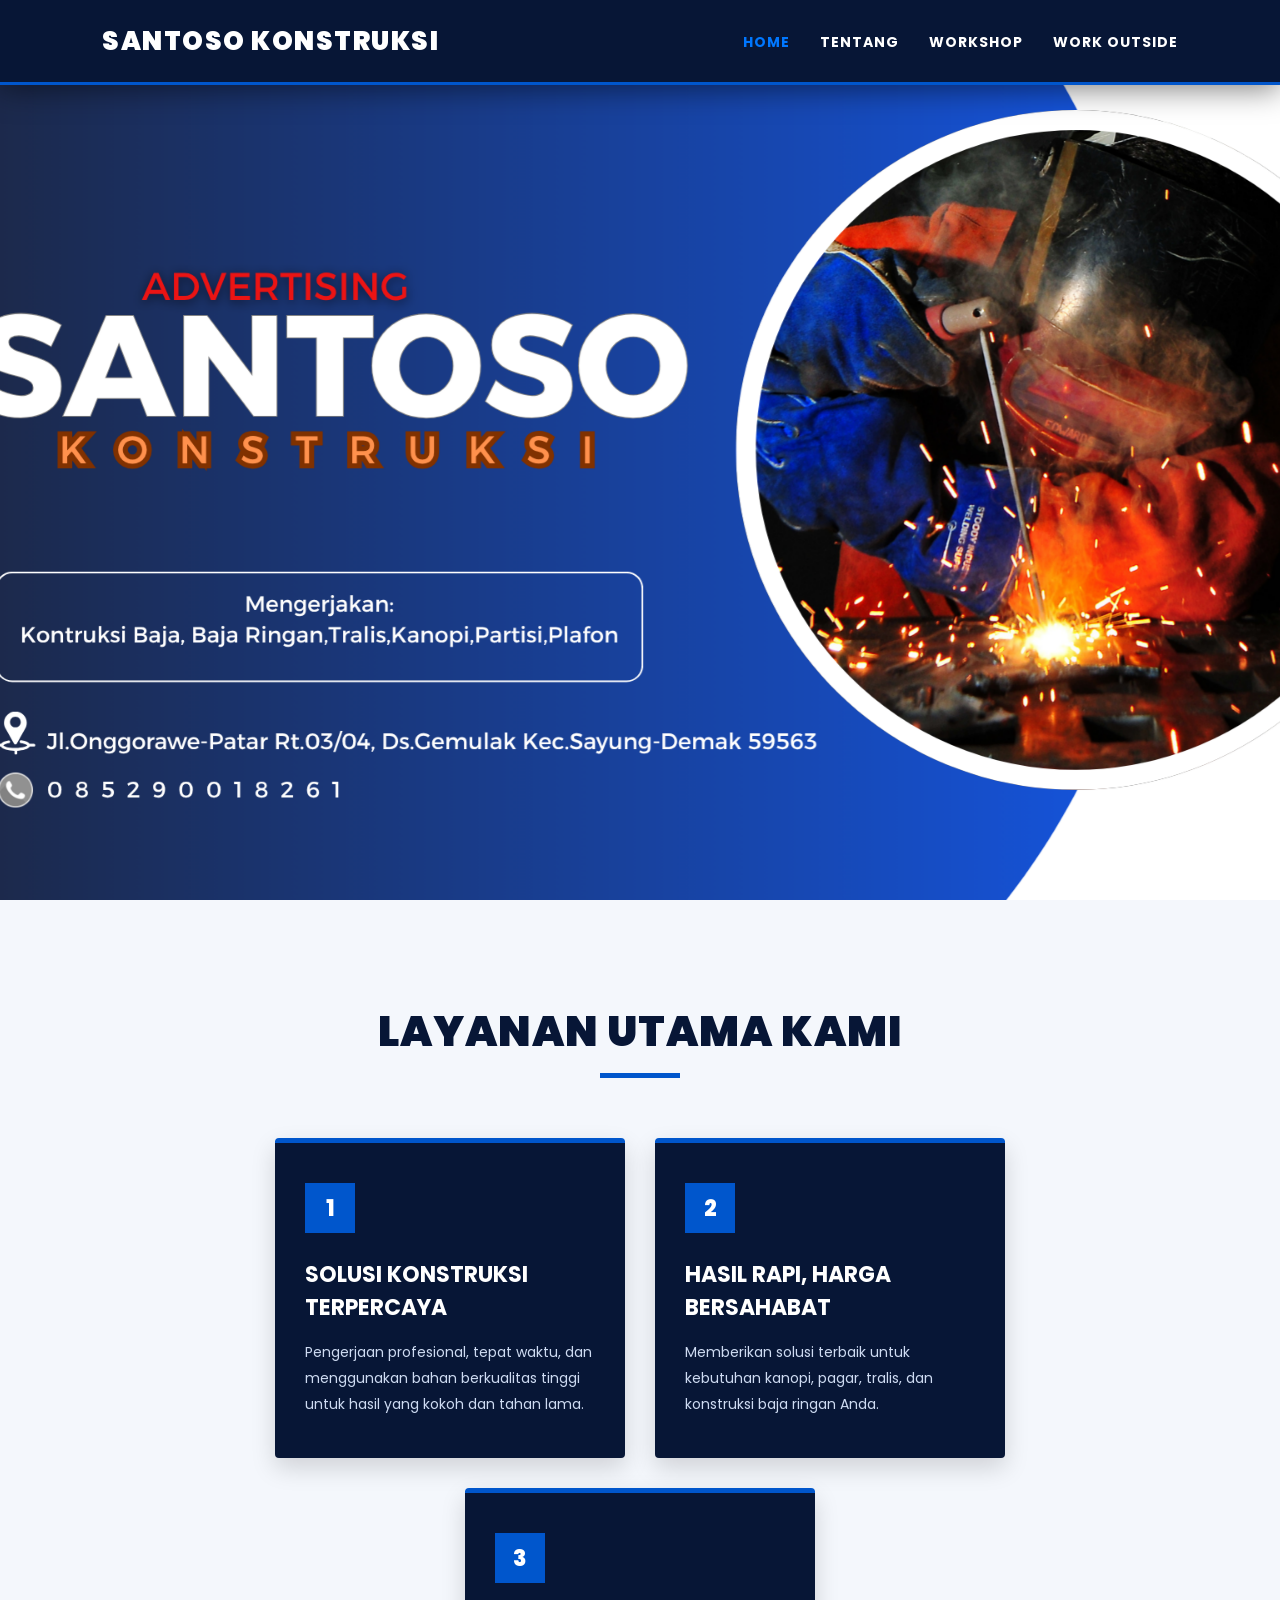
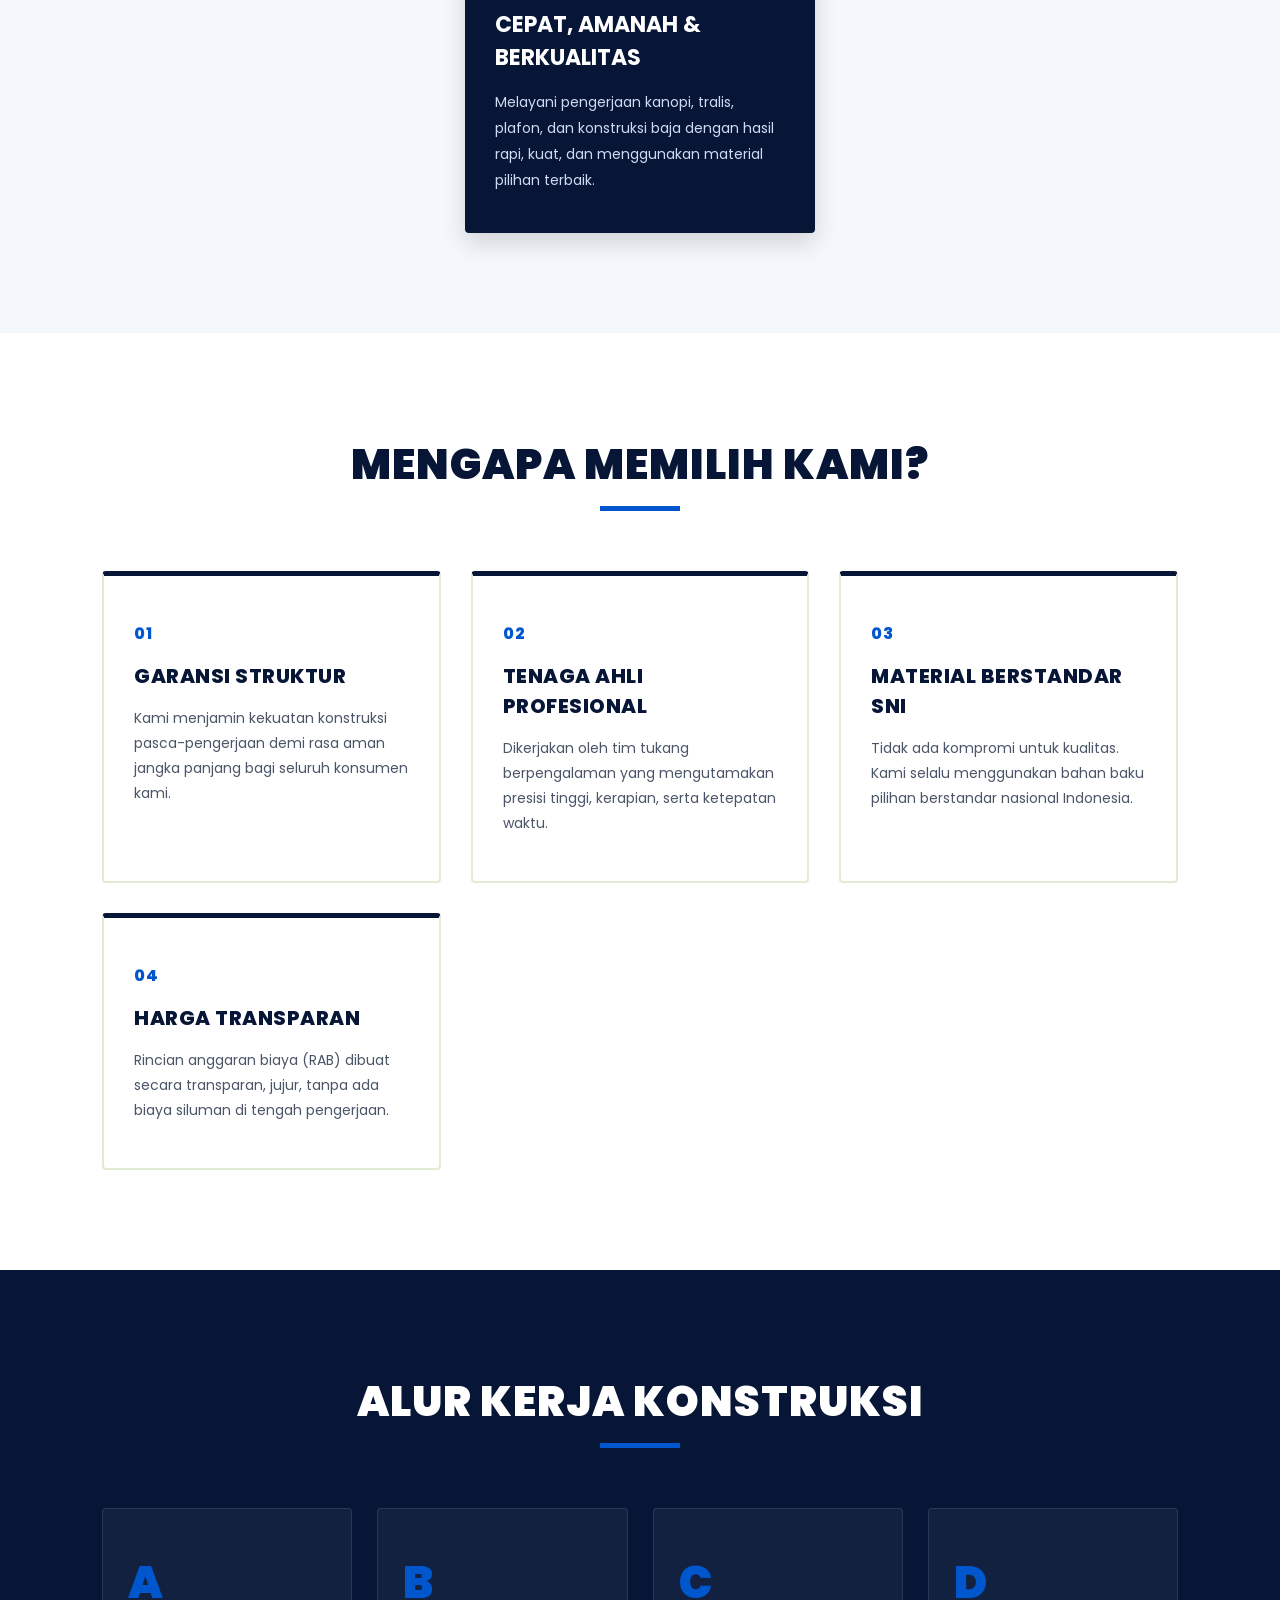
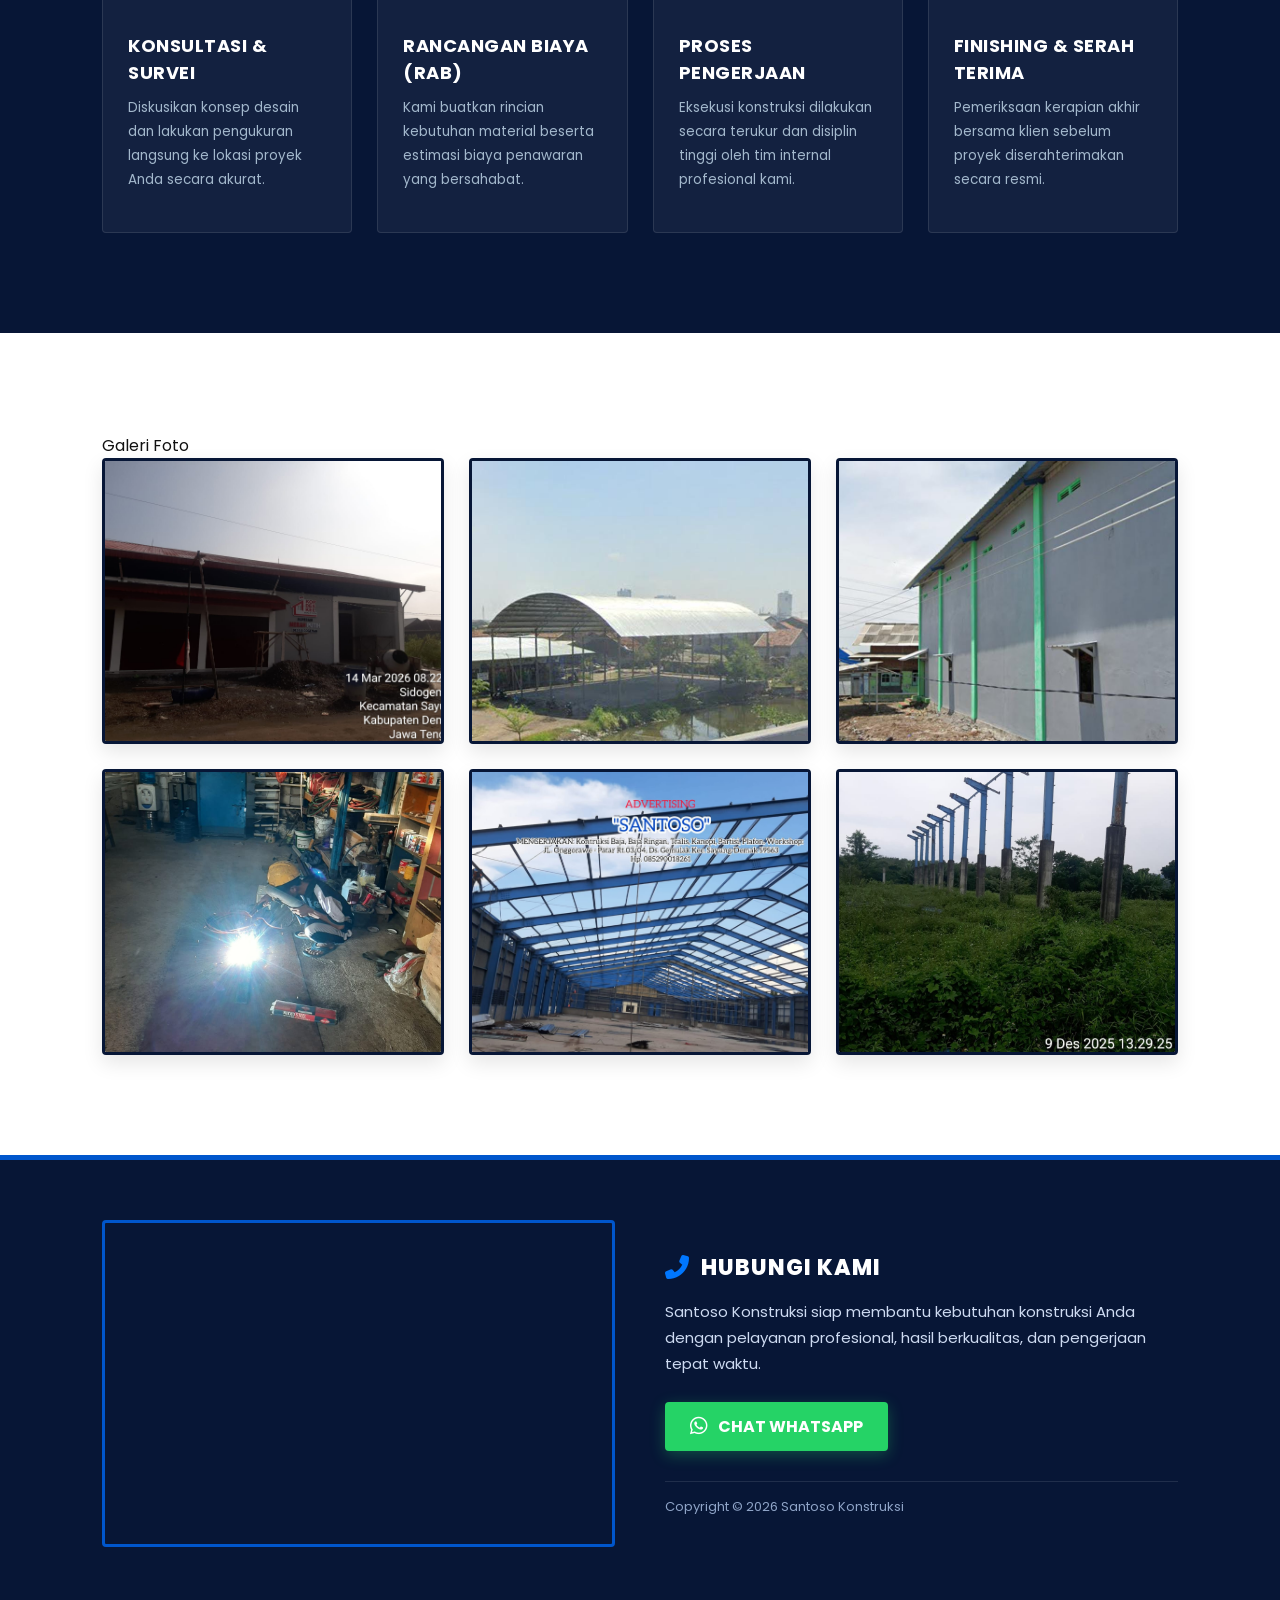
<file: index.html>
<!DOCTYPE html>
<html lang="id">
<head>
    <meta charset="utf-8">
    <meta name="viewport" content="width=device-width, initial-scale=1.0">
    <title>Santoso Konstruksi</title>

    <link rel="stylesheet" href="style.css">
    <link rel="stylesheet" href="https://cdnjs.cloudflare.com/ajax/libs/font-awesome/6.4.2/css/all.min.css">
</head>
<body>

    <section id="home">
        <nav>
            <a href="#" class="logo">Santoso Konstruksi</a>
            <ul>
                <li><a href="index.html" class="active">Home</a></li>
                <li><a href="tentang.html">Tentang</a></li>
                <li><a href="workshop.html">Workshop</a></li>
                <li><a href="work outside.html">work outside</a></li>
            </ul>
        </nav>
    </section>

    <div class="services" id="layanan">
        <div class="services-text">
            <p>Layanan Utama Kami</p>
        </div>

        <div class="box-container">
            <div class="box-1">
                <span>1</span>
                <p class="heading">Solusi Konstruksi Terpercaya</p>
                <p class="details">
                    Pengerjaan profesional, tepat waktu, dan menggunakan bahan berkualitas tinggi untuk hasil yang kokoh dan tahan lama.
                </p>
            </div>

            <div class="box-2">
                <span>2</span>
                <p class="heading">Hasil Rapi, Harga Bersahabat</p>
                <p class="details">
                    Memberikan solusi terbaik untuk kebutuhan kanopi, pagar, tralis, dan konstruksi baja ringan Anda.
                </p>
            </div>

            <div class="box-3">
                <span>3</span>
                <p class="heading">Cepat, Amanah & Berkualitas</p>
                <p class="details">
                    Melayani pengerjaan kanopi, tralis, plafon, dan konstruksi baja dengan hasil rapi, kuat, dan menggunakan material pilihan terbaik.
                </p>
            </div>
        </div>
    </div>

  
    <div class="advantages" id="keunggulan">
        <div class="services-text">
            <p>Mengapa Memilih Kami?</p>
        </div>
        <div class="adv-container">
            <div class="adv-card">
                <div class="adv-badge">01</div>
                <h3>Garansi Struktur</h3>
                <p>Kami menjamin kekuatan konstruksi pasca-pengerjaan demi rasa aman jangka panjang bagi seluruh konsumen kami.</p>
            </div>
            <div class="adv-card">
                <div class="adv-badge">02</div>
                <h3>Tenaga Ahli Profesional</h3>
                <p>Dikerjakan oleh tim tukang berpengalaman yang mengutamakan presisi tinggi, kerapian, serta ketepatan waktu.</p>
            </div>
            <div class="adv-card">
                <div class="adv-badge">03</div>
                <h3>Material Berstandar SNI</h3>
                <p>Tidak ada kompromi untuk kualitas. Kami selalu menggunakan bahan baku pilihan berstandar nasional Indonesia.</p>
            </div>
            <div class="adv-card">
                <div class="adv-badge">04</div>
                <h3>Harga Transparan</h3>
                <p>Rincian anggaran biaya (RAB) dibuat secara transparan, jujur, tanpa ada biaya siluman di tengah pengerjaan.</p>
            </div>
        </div>
    </div>

    <div class="workflow" id="alur-kerja">
        <div class="services-text">
            <p>Alur Kerja Konstruksi</p>
        </div>
        <div class="steps-container">
            <div class="step-card">
                <div class="step-num">A</div>
                <h3>Konsultasi & Survei</h3>
                <p>Diskusikan konsep desain dan lakukan pengukuran langsung ke lokasi proyek Anda secara akurat.</p>
            </div>
            <div class="step-card">
                <div class="step-num">B</div>
                <h3>Rancangan Biaya (RAB)</h3>
                <p>Kami buatkan rincian kebutuhan material beserta estimasi biaya penawaran yang bersahabat.</p>
            </div>
            <div class="step-card">
                <div class="step-num">C</div>
                <h3>Proses Pengerjaan</h3>
                <p>Eksekusi konstruksi dilakukan secara terukur dan disiplin tinggi oleh tim internal profesional kami.</p>
            </div>
            <div class="step-card">
                <div class="step-num">D</div>
                <h3>Finishing & Serah Terima</h3>
                <p>Pemeriksaan kerapian akhir bersama klien sebelum proyek diserahterimakan secara resmi.</p>
            </div>
        </div>
    </div>

    
    <div class="testimoni" id="galeri">
        <div class="testimoni-text">
            <p>Galeri Foto</p>
        </div>

        <div class="gallery-container">
            <div class="gallery-item">
                <img src="images/mp.jpeg" alt="Galeri 1">
            </div>
            <div class="gallery-item">
                <img src="images/2.jpeg" alt="Galeri 2">
            </div>
            <div class="gallery-item">
                <img src="images/3.jpeg" alt="Galeri 3">
            </div>
            <div class="gallery-item">
                <img src="images/4.jpeg" alt="Galeri 4">
            </div>
            <div class="gallery-item">
                <img src="images/5.jpeg" alt="Galeri 5">
            </div>
            <div class="gallery-item">
                <img src="images/6.jpeg" alt="Galeri 6">
            </div>
        </div>
    </div>

    
    <footer>
        <div class="footer-container">
           
            <div class="footer-left">
                <iframe 
                    src="https://www.google.com/maps/embed?pb=!1m10!1m8!1m3!1d235.2975772068019!2d110.53856903802972!3d-6.922236331328687!3m2!1i1024!2i768!4f13.1!5e1!3m2!1sid!2sid!4v1778929288574!5m2!1sid!2sid" 
                    allowfullscreen="" 
                    loading="lazy" 
                    referrerpolicy="no-referrer-when-downgrade">
                </iframe>
            </div>
            
            <div class="footer-right">
                <div class="footer-contact">
                    <i class="fas fa-phone-alt"></i>
                    <span>Hubungi Kami</span>
                </div>
                
                <p class="footer-desc">
                    Santoso Konstruksi siap membantu kebutuhan konstruksi Anda dengan pelayanan profesional, hasil berkualitas, dan pengerjaan tepat waktu.
                </p>

                <div class="social-icons">
                    <a href="https://wa.me/6285290018261" target="_blank" title="Hubungi via WhatsApp">
                        <i class="fab fa-whatsapp"></i> Chat WhatsApp
                    </a>
                </div>

                <p class="copyright">
                    Copyright © 2026 Santoso Konstruksi
                </p>
            </div>
        </div>
    </footer>

</body>
</html>
</file>
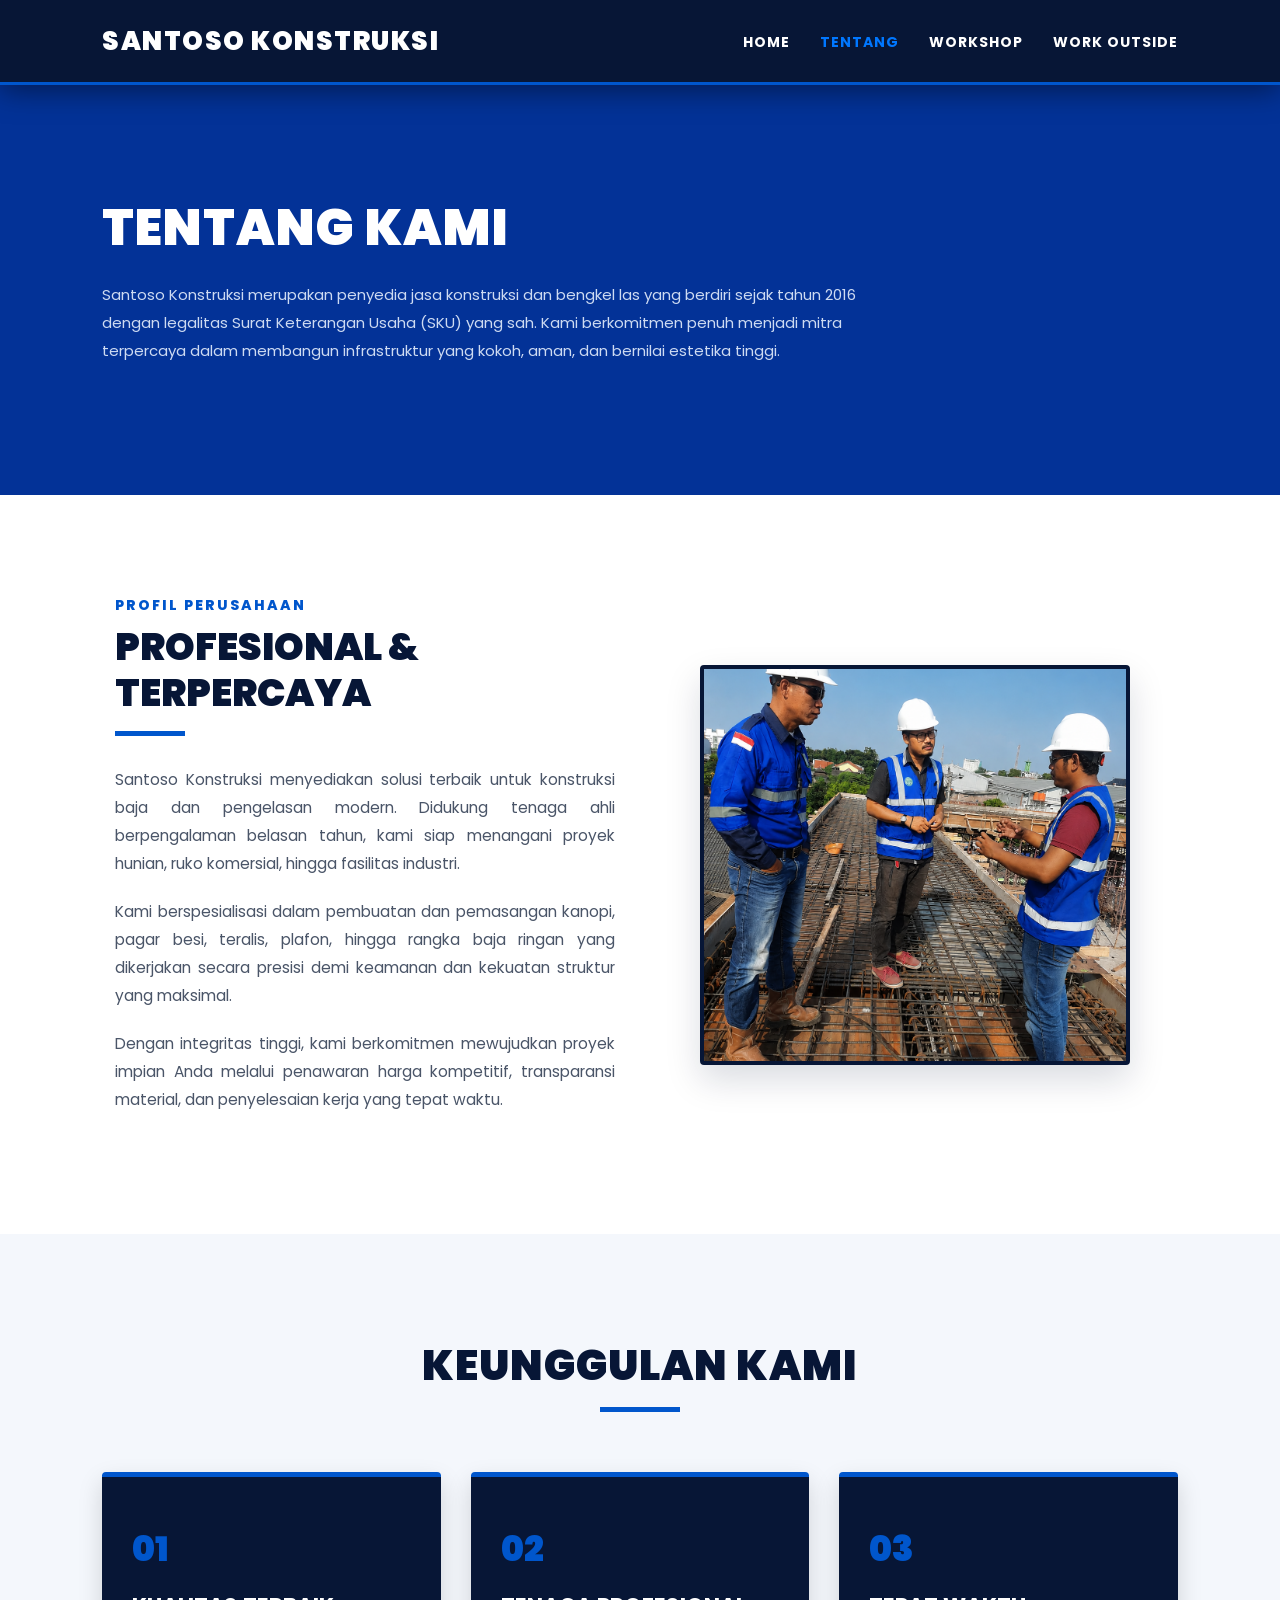
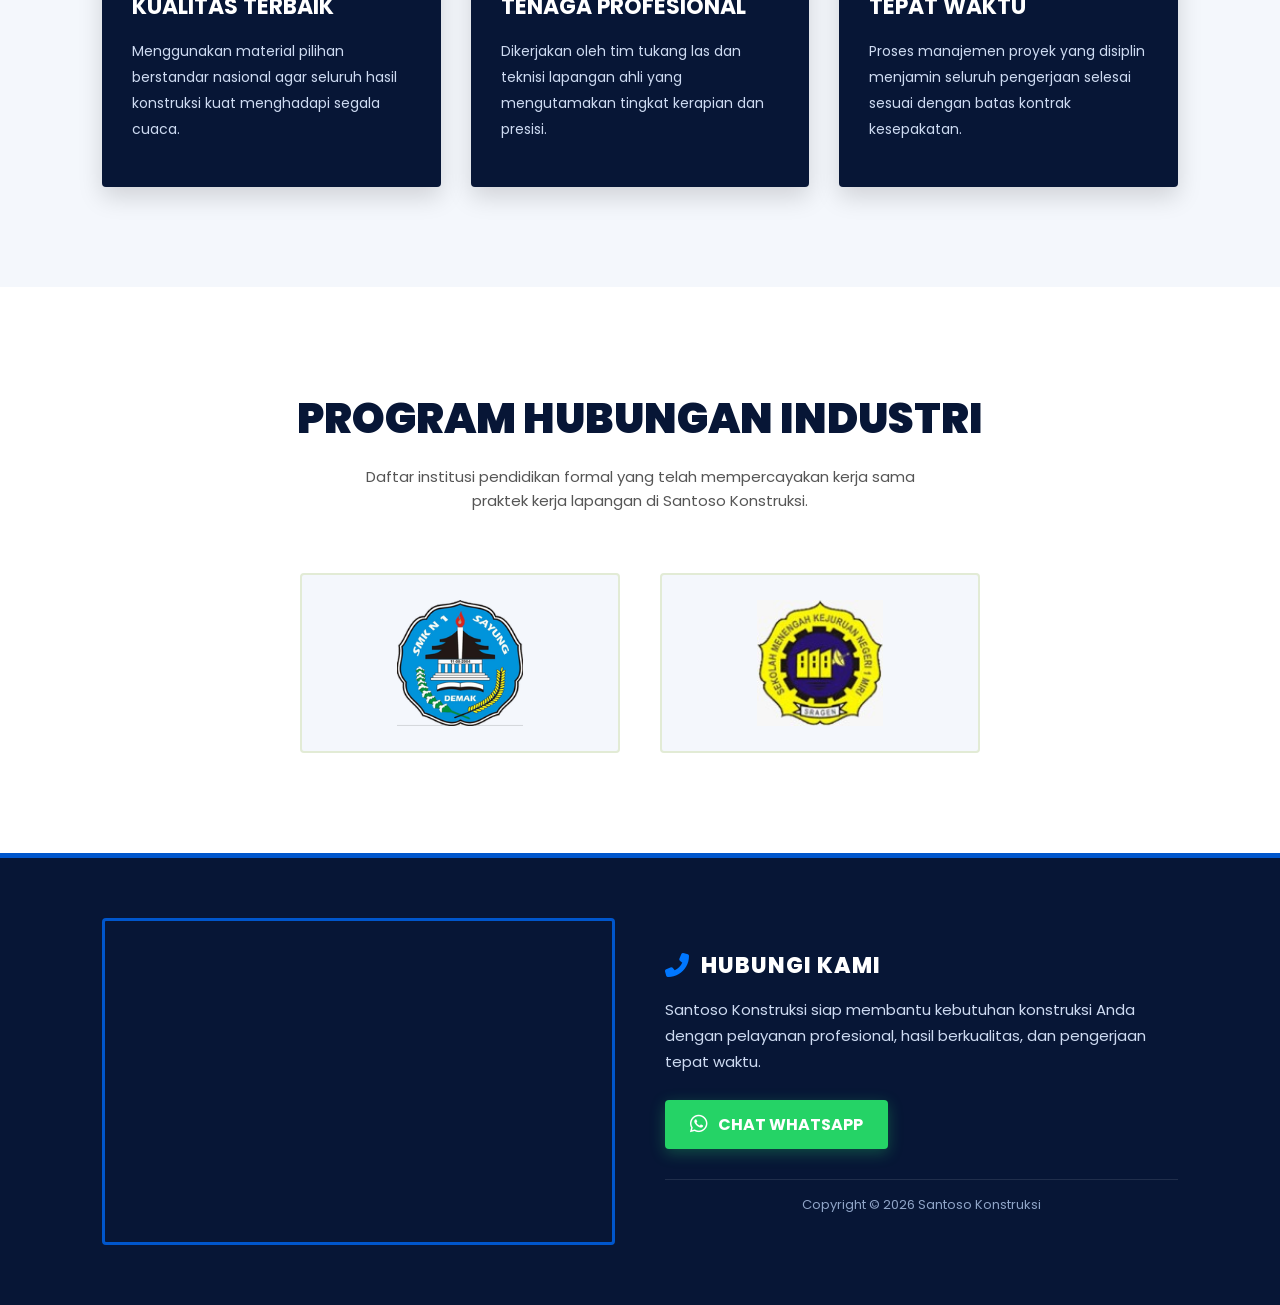
<file: tentang.html>
<!DOCTYPE html>
<html lang="id">
<head>
    <meta charset="utf-8">
    <meta name="viewport" content="width=device-width, initial-scale=1.0">
    <title>Tentang Kami - Santoso Konstruksi</title>

    <link rel="stylesheet" href="styletentang.css">
    <link rel="stylesheet" href="https://cdnjs.cloudflare.com/ajax/libs/font-awesome/6.4.2/css/all.min.css">
</head>
<body>

    
    <section id="home">
        <nav>
            <a href="#" class="logo">Santoso Konstruksi</a>
            <ul>
                <li><a href="index.html">Home</a></li>
                <li><a href="tentang.html" class="active">Tentang</a></li>
                <li><a href="workshop.html">Workshop</a></li>
                <li><a href="work outside.html">work outside</a></li>
               
            </ul>
        </nav>

        <div class="hero-text">
            <h1>Tentang Kami</h1>
            <p>
                Santoso Konstruksi merupakan penyedia jasa konstruksi dan bengkel las yang berdiri sejak tahun 2016 
                dengan legalitas Surat Keterangan Usaha (SKU) yang sah. Kami berkomitmen penuh menjadi mitra terpercaya 
                dalam membangun infrastruktur yang kokoh, aman, dan bernilai estetika tinggi.
            </p>
        </div>
    </section>

    <div class="about">
        <div class="about-container">
            
            <div class="about-text">
                <span class="sub-title">Profil Perusahaan</span>
                <h2>Profesional & Terpercaya</h2>
                <div class="line-decor"></div>
             <p>
    Santoso Konstruksi menyediakan solusi terbaik untuk konstruksi baja dan pengelasan modern. Didukung tenaga ahli berpengalaman belasan tahun, kami siap menangani proyek hunian, ruko komersial, hingga fasilitas industri.
</p>
<p>
    Kami berspesialisasi dalam pembuatan dan pemasangan kanopi, pagar besi, teralis, plafon, hingga rangka baja ringan yang dikerjakan secara presisi demi keamanan dan kekuatan struktur yang maksimal.
</p>
<p>
    Dengan integritas tinggi, kami berkomitmen mewujudkan proyek impian Anda melalui penawaran harga kompetitif, transparansi material, dan penyelesaian kerja yang tepat waktu.
</p>
            </div>
 
            <div class="about-image">
                <img src="images/ril.png" alt="Foto Proyek Santoso Konstruksi">
            </div>

        </div>
    </div>

    <div class="keunggulan">
        <div class="keunggulan-title">
            <h2>Keunggulan Kami</h2>
        </div>

        <div class="keunggulan-container">
            <div class="keunggulan-box">
                <div class="badge-num">01</div>
                <h3>Kualitas Terbaik</h3>
                <p>Menggunakan material pilihan berstandar nasional agar seluruh hasil konstruksi kuat menghadapi segala cuaca.</p>
            </div>

            <div class="keunggulan-box">
                <div class="badge-num">02</div>
                <h3>Tenaga Profesional</h3>
                <p>Dikerjakan oleh tim tukang las dan teknisi lapangan ahli yang mengutamakan tingkat kerapian dan presisi.</p>
            </div>

            <div class="keunggulan-box">
                <div class="badge-num">03</div>
                <h3>Tepat Waktu</h3>
                <p>Proses manajemen proyek yang disiplin menjamin seluruh pengerjaan selesai sesuai dengan batas kontrak kesepakatan.</p>
            </div>
        </div>
    </div>

    <div class="magang">
        <div class="magang-title">
            <h2>Program Hubungan Industri</h2>
            <p>Daftar institusi pendidikan formal yang telah mempercayakan kerja sama praktek kerja lapangan di Santoso Konstruksi.</p>
        </div>

        <div class="magang-container">
            <div class="magang-box">
                <img src="images/smknn sayung.png" alt="SMK Negeri 1 Sayung">
            </div>
            <div class="magang-box">
                <img src="images/smkn 1 miri.jpeg" alt="SMK Negeri 1 Miri">
            </div>
        </div>
    </div>

    <footer>
        <div class="footer-container">
            <div class="footer-left">
                <iframe 
                    src="https://www.google.com/maps/embed?pb=!1m10!1m8!1m3!1d235.2975772068019!2d110.53856903802972!3d-6.922236331328687!3m2!1i1024!2i768!4f13.1!5e1!3m2!1sid!2sid!4v1778929288574!5m2!1sid!2sid" 
                    allowfullscreen="" 
                    loading="lazy" 
                    referrerpolicy="no-referrer-when-downgrade">
                </iframe>
            </div>

            <div class="footer-right">
                <div class="footer-contact">
                    <i class="fas fa-phone-alt"></i>
                    <span>Hubungi Kami</span>
                </div>
                
                <p class="footer-desc">
                    Santoso Konstruksi siap membantu kebutuhan konstruksi Anda dengan pelayanan profesional, hasil berkualitas, dan pengerjaan tepat waktu.
                </p>

                <div class="social-icons">
                    <a href="https://wa.me/6285290018261" target="_blank" title="Hubungi via WhatsApp">
                        <i class="fab fa-whatsapp"></i> Chat WhatsApp
                    </a>
                </div>

                <p class="copyright">
                    Copyright © 2026 Santoso Konstruksi
                </p>
            </div>
        </div>
    </footer>

</body>
</html>
</file>
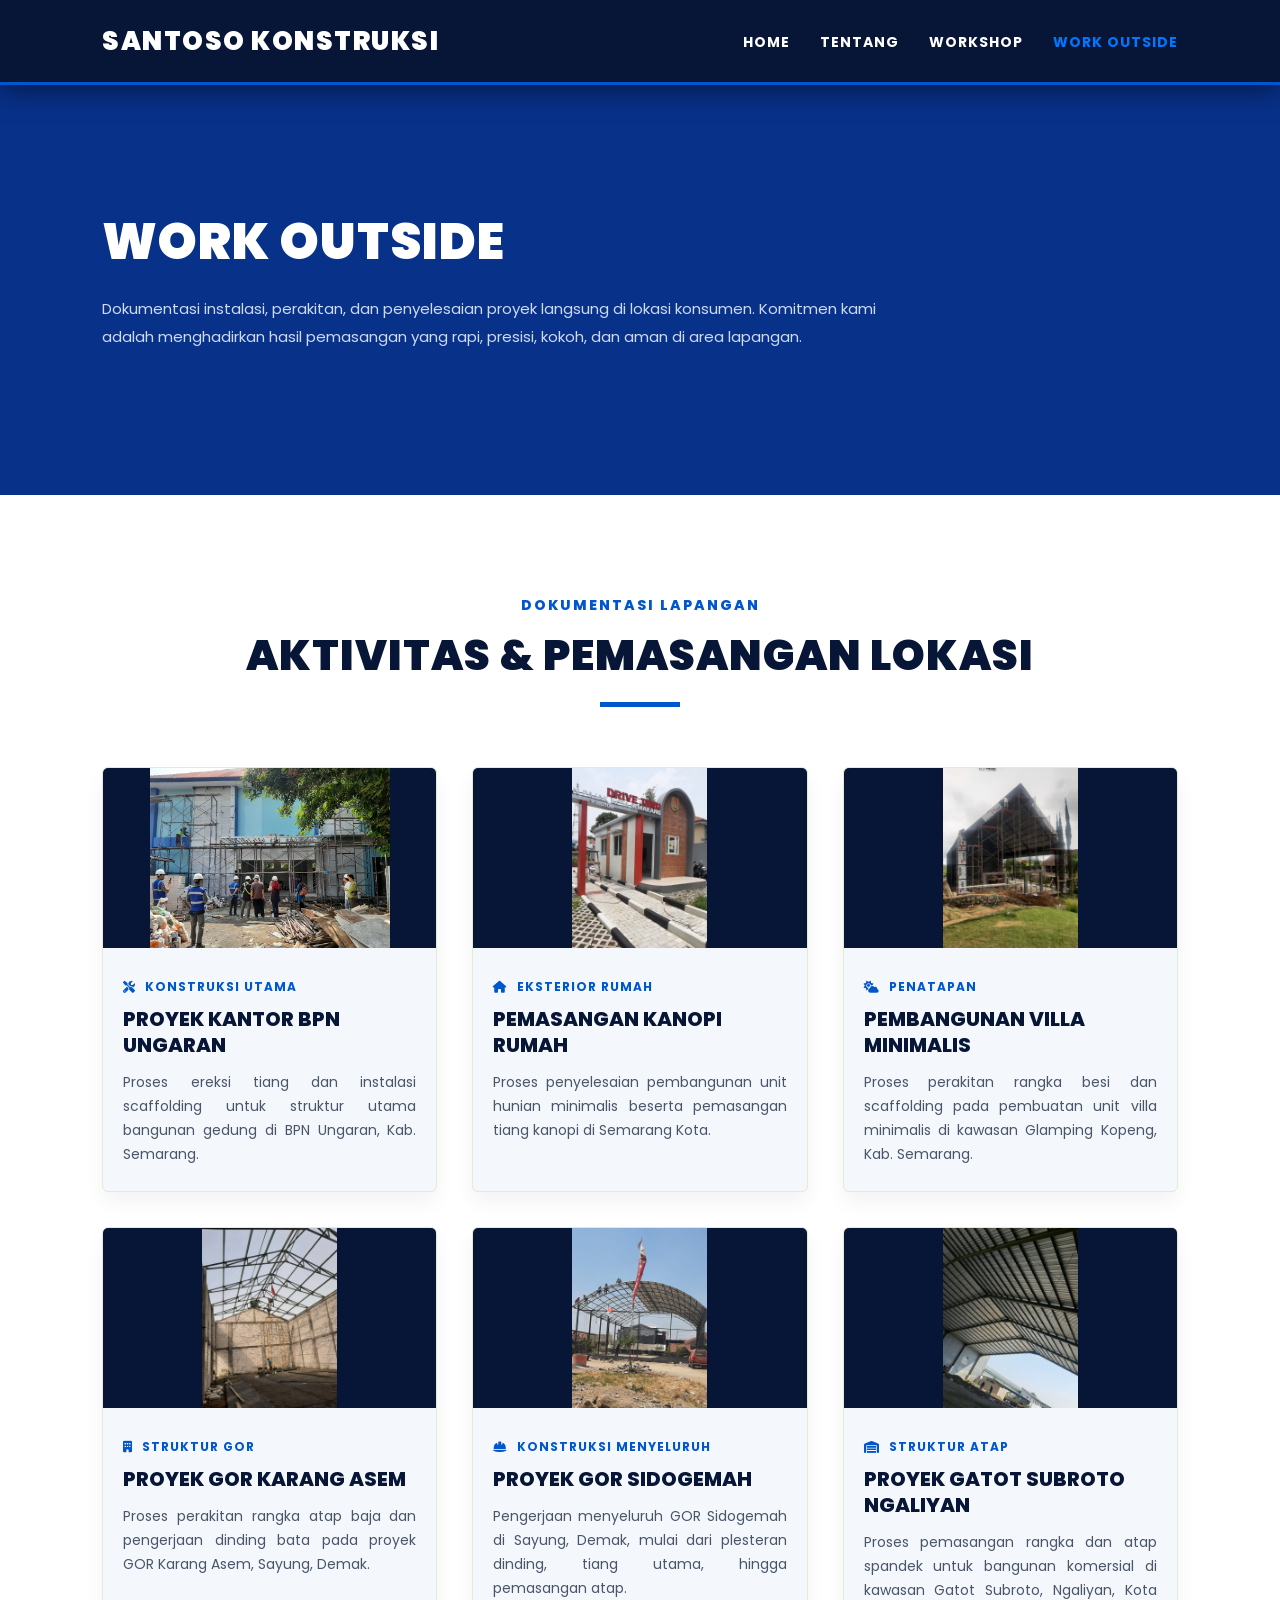
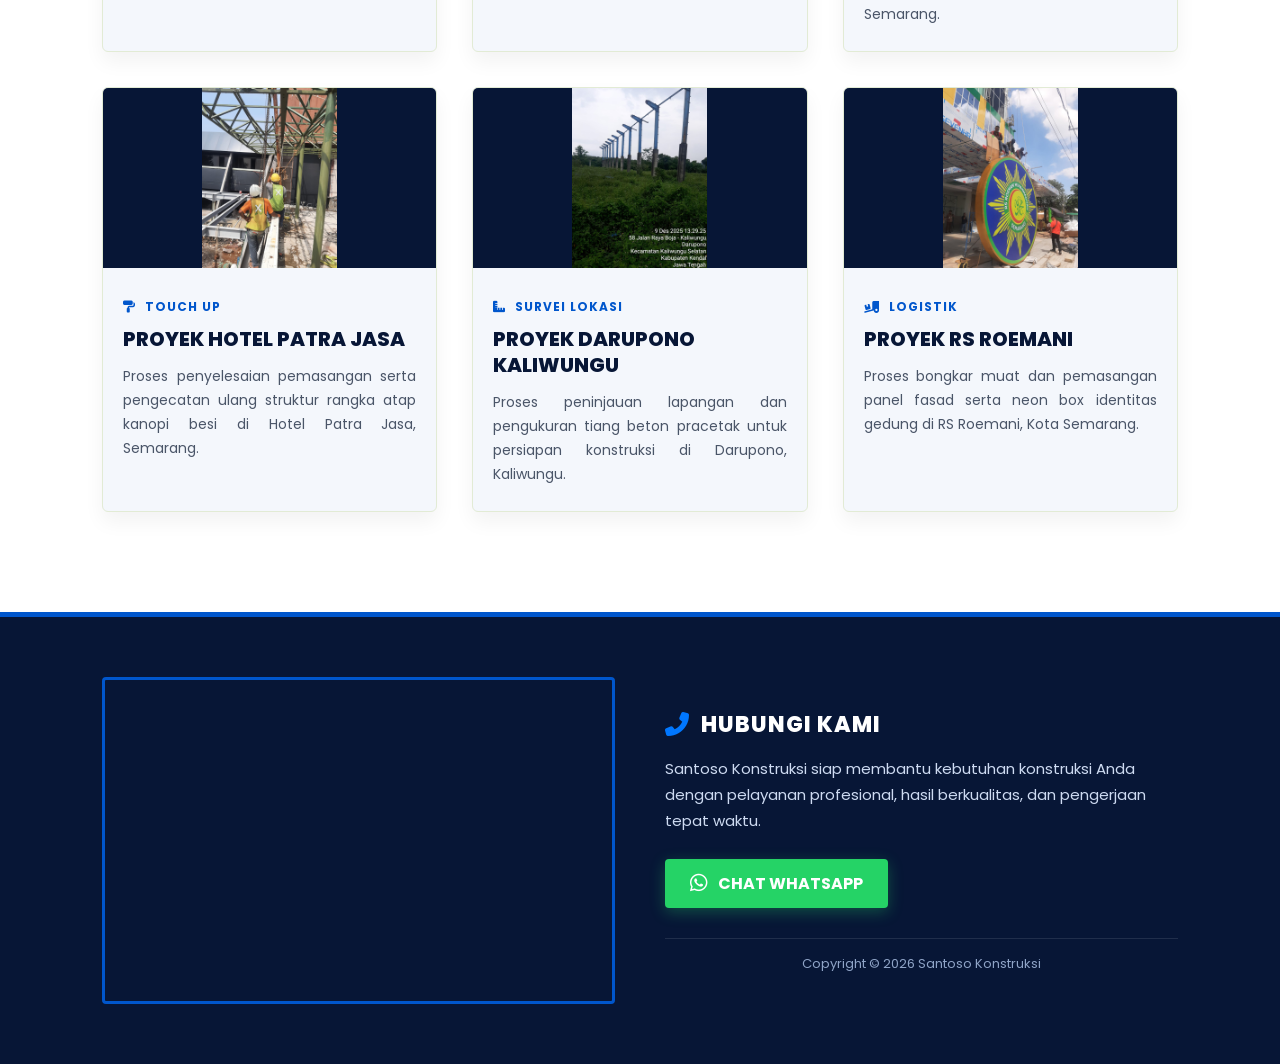
<file: work outside.html>
<!DOCTYPE html>
<html lang="id">
<head>
    <meta charset="utf-8">
    <meta name="viewport" content="width=device-width, initial-scale=1.0">
    <title>Work Outside - Santoso Konstruksi</title>
    <link rel="stylesheet" href="styleoutside.css">
    <link rel="stylesheet" href="https://cdnjs.cloudflare.com/ajax/libs/font-awesome/6.4.2/css/all.min.css">
</head>
<body>

    <section id="home">
        <nav>
            <a href="#" class="logo">Santoso Konstruksi</a>
            <ul>
                <li><a href="index.html">Home</a></li>
                <li><a href="tentang.html">Tentang</a></li>
                <li><a href="workshop.html">Workshop</a></li>
                <li><a href="work outside.html" class="active">work outside</a></li>
            </ul>
        </nav>

        <div class="hero-text">
            <h1>Work Outside</h1>
            <p>
                Dokumentasi instalasi, perakitan, dan penyelesaian proyek langsung di lokasi konsumen. 
                Komitmen kami adalah menghadirkan hasil pemasangan yang rapi, presisi, kokoh, dan aman di area lapangan.
            </p>
        </div>
    </section>

    <div class="outside-section">
        <div class="section-title">
            <span class="sub-title">Dokumentasi Lapangan</span>
            <h2>Aktivitas & Pemasangan Lokasi</h2>
            <div class="line-decor"></div>
        </div>

        <div class="outside-grid">
            
            <div class="outside-card">
                <div class="card-image">
                    <img src="images/kantor bpn uangaran.jpeg" alt="Proyek BPN Ungaran Semarang">
                </div>
                <div class="card-info">
                    <span class="activity-tag"><i class="fas fa-tools"></i> Konstruksi Utama</span>
                    <h3>Proyek Kantor BPN Ungaran</h3>
                    <p>Proses ereksi tiang dan instalasi scaffolding untuk struktur utama bangunan gedung di BPN Ungaran, Kab. Semarang.</p>
                </div>
            </div>

            <div class="outside-card">
                <div class="card-image">
                    <img src="images/smg.jpeg" alt="Pemasangan Kanopi Semarang Kota">
                </div>
                <div class="card-info">
                    <span class="activity-tag"><i class="fas fa-home"></i> Eksterior Rumah</span>
                    <h3>Pemasangan Kanopi Rumah</h3>
                    <p>Proses penyelesaian pembangunan unit hunian minimalis beserta pemasangan tiang kanopi di Semarang Kota.</p>
                </div>
            </div>

            <div class="outside-card">
                <div class="card-image">
                    <img src="images/glamping kopeng.jpeg" alt="Glamping Kopeng Semarang">
                </div>
                <div class="card-info">
                    <span class="activity-tag"><i class="fas fa-cloud-sun"></i> Penatapan</span>
                    <h3>Pembangunan Villa Minimalis</h3>
                    <p>Proses perakitan rangka besi dan scaffolding pada pembuatan unit villa minimalis di kawasan Glamping Kopeng, Kab. Semarang.</p>
                </div>
            </div>

            <div class="outside-card">
                <div class="card-image">
                    <img src="images/gor Karang asem.jpeg" alt="Proyek GOR Karang Asem Sayung Demak">
                </div>
                <div class="card-info">
                    <span class="activity-tag"><i class="fas fa-building"></i> Struktur GOR</span>
                    <h3>Proyek GOR Karang Asem</h3>
                    <p>Proses perakitan rangka atap baja dan pengerjaan dinding bata pada proyek GOR Karang Asem, Sayung, Demak.</p>
                </div>
            </div>

            <div class="outside-card">
                <div class="card-image">
                    <img src="images/gor sidogemah.jpeg" alt="Proyek GOR Sidogemah Sayung Demak">
                </div>
                <div class="card-info">
                    <span class="activity-tag"><i class="fas fa-hard-hat"></i> Konstruksi Menyeluruh</span>
                    <h3>Proyek GOR Sidogemah</h3>
                    <p>Pengerjaan menyeluruh GOR Sidogemah di Sayung, Demak, mulai dari plesteran dinding, tiang utama, hingga pemasangan atap.</p>
                </div>
            </div>

            <div class="outside-card">
                <div class="card-image">
                    <img src="images/candi kawasan gatot subroto.jpeg" alt="Proyek Candi Kawasan Gatot Subroto Ngaliyan">
                </div>
                <div class="card-info">
                    <span class="activity-tag"><i class="fas fa-warehouse"></i> Struktur Atap</span>
                    <h3>Proyek Gatot Subroto Ngaliyan</h3>
                    <p>Proses pemasangan rangka dan atap spandek untuk bangunan komersial di kawasan Gatot Subroto, Ngaliyan, Kota Semarang.</p>
                </div>
            </div>

            <div class="outside-card">
                <div class="card-image">
                    <img src="images/hotel putra jasa.jpeg" alt="Proyek Hotel Patra Jasa Semarang">
                </div>
                <div class="card-info">
                    <span class="activity-tag"><i class="fas fa-paint-roller"></i> Touch Up</span>
                    <h3>Proyek Hotel Patra Jasa</h3>
                    <p>Proses penyelesaian pemasangan serta pengecatan ulang struktur rangka atap kanopi besi di Hotel Patra Jasa, Semarang.</p>
                </div>
            </div>

            <div class="outside-card">
                <div class="card-image">
                    <img src="images/daru pono kaliwungu.jpeg" alt="Proyek Darupono Kaliwungu">
                </div>
                <div class="card-info">
                    <span class="activity-tag"><i class="fas fa-ruler-combined"></i> Survei Lokasi</span>
                    <h3>Proyek Darupono Kaliwungu</h3>
                    <p>Proses peninjauan lapangan dan pengukuran tiang beton pracetak untuk persiapan konstruksi di Darupono, Kaliwungu.</p>
                </div>
            </div>

            <div class="outside-card">
                <div class="card-image">
                    <img src="images/rs roemani.jpeg" alt="Proyek RS Roemani Semarang">
                </div>
                <div class="card-info">
                    <span class="activity-tag"><i class="fas fa-truck-loading"></i> Logistik</span>
                    <h3>Proyek RS Roemani</h3>
                    <p>Proses bongkar muat dan pemasangan panel fasad serta neon box identitas gedung di RS Roemani, Kota Semarang.</p>
                </div>
            </div>

        </div>
    </div>

    <footer>
        <div class="footer-container">
            <div class="footer-left">
                <iframe 
                    src="https://www.google.com/maps/embed?pb=!1m10!1m8!1m3!1d235.2975772068019!2d110.53856903802972!3d-6.922236331328687!3m2!1i1024!2i768!4f13.1!5e1!3m2!1sid!2sid!4v1778929288574!5m2!1sid!2sid" 
                    allowfullscreen="" 
                    loading="lazy" 
                    referrerpolicy="no-referrer-when-downgrade">
                </iframe>
            </div>

            <div class="footer-right">
                <div class="footer-contact">
                    <i class="fas fa-phone-alt"></i>
                    <span>Hubungi Kami</span>
                </div>
                
                <p class="footer-desc">
                    Santoso Konstruksi siap membantu kebutuhan konstruksi Anda dengan pelayanan profesional, hasil berkualitas, dan pengerjaan tepat waktu.
                </p>

                <div class="social-icons">
                    <a href="https://wa.me/6285290018261" target="_blank" title="Hubungi via WhatsApp">
                        <i class="fab fa-whatsapp"></i> Chat WhatsApp
                    </a>
                </div>

                <p class="copyright">
                    Copyright © 2026 Santoso Konstruksi
                </p>
            </div>
        </div>
    </footer>

</body>
</html>
</file>
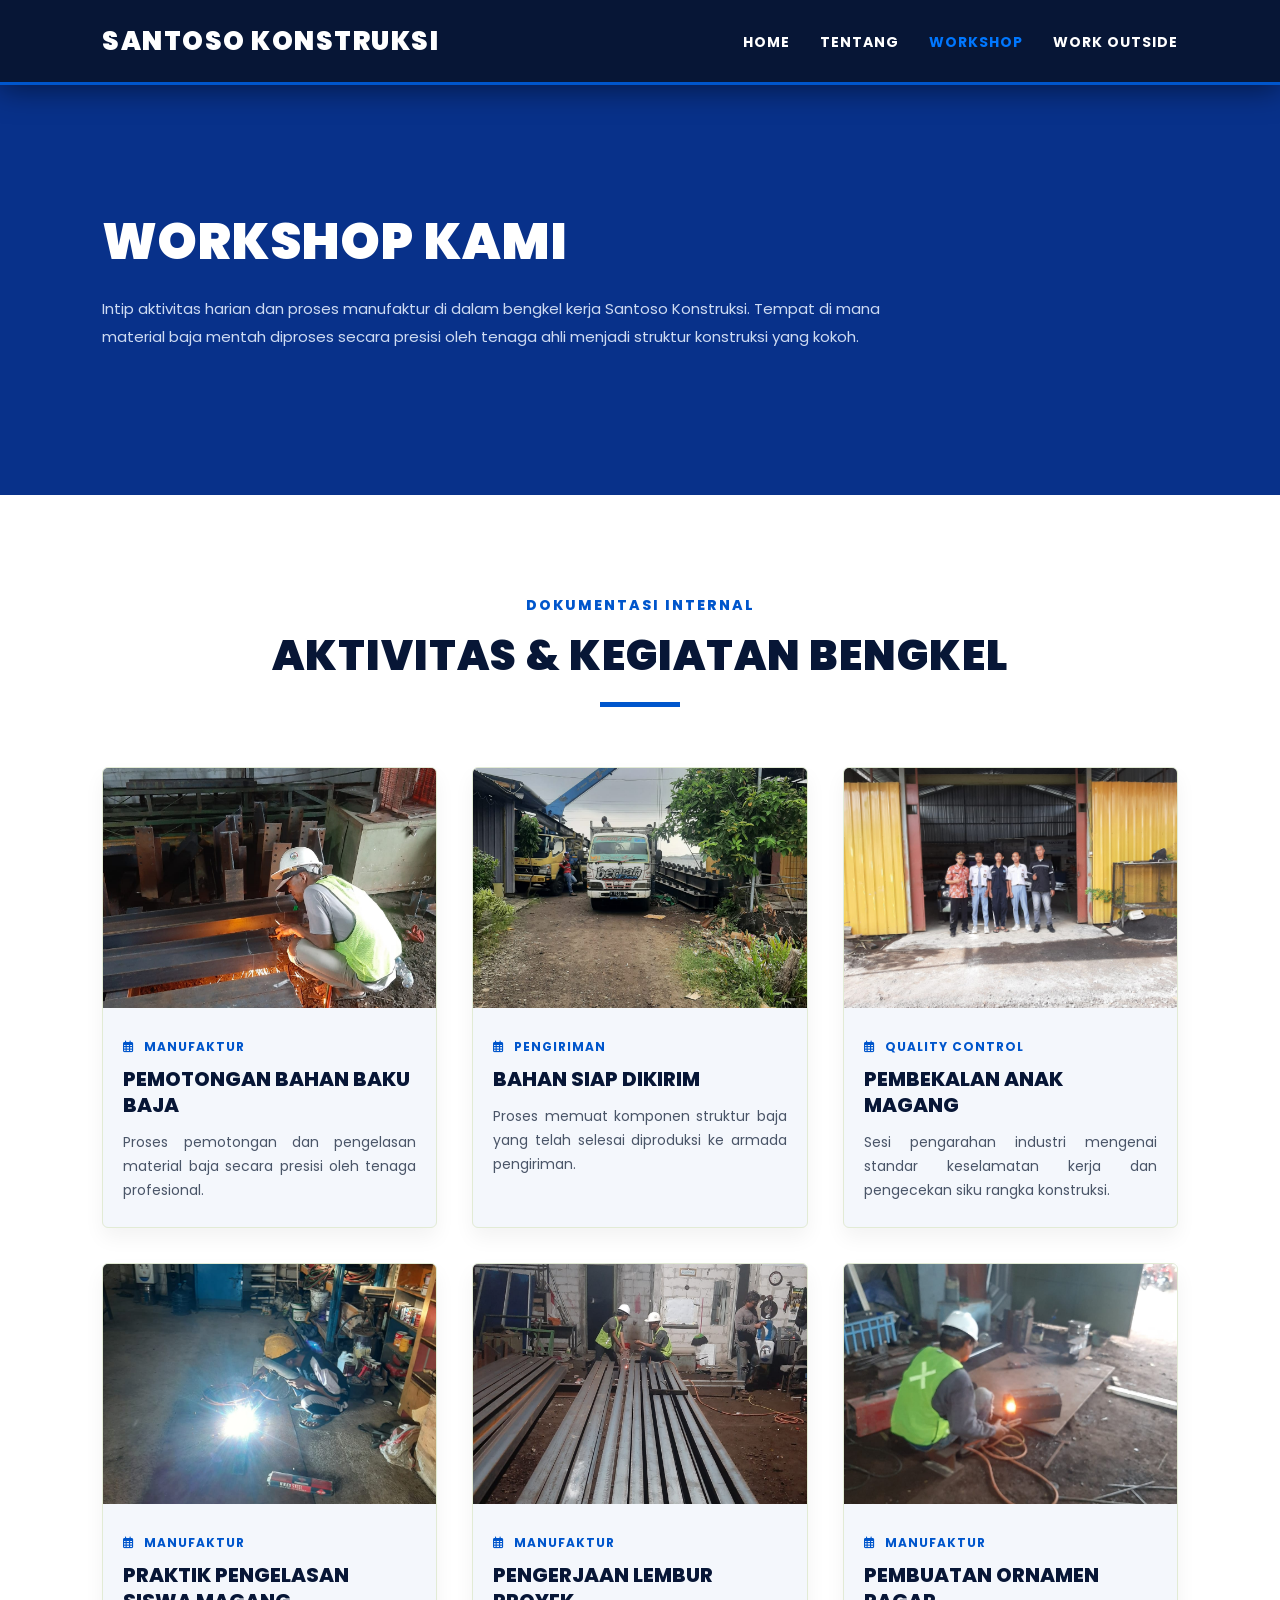
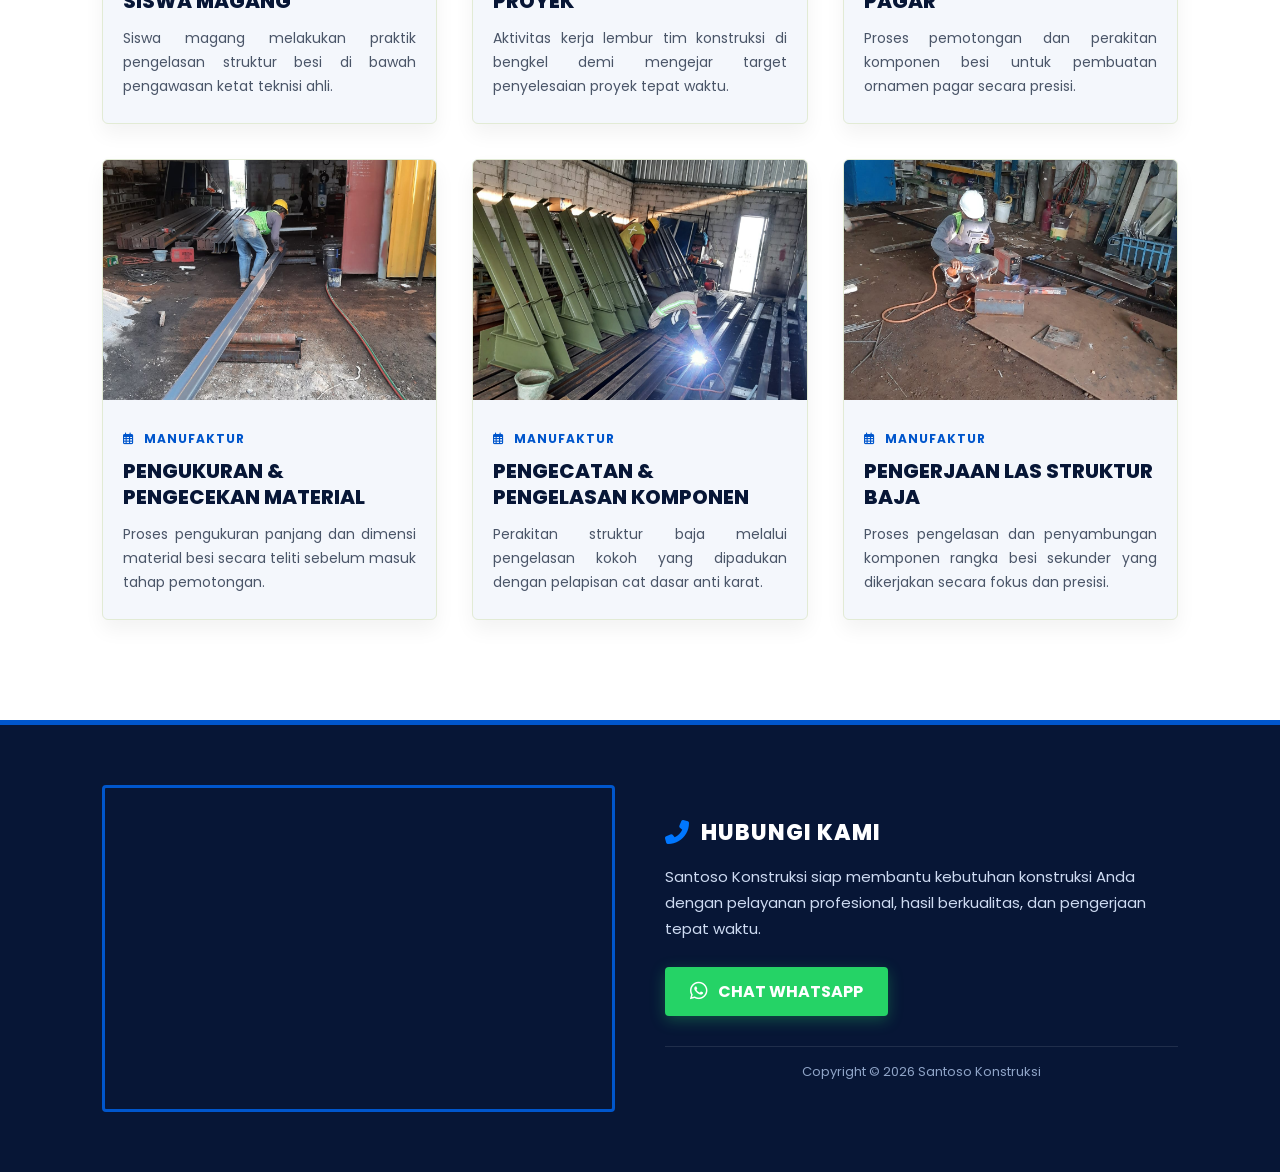
<file: workshop.html>
<!DOCTYPE html>
<html lang="id">
<head>
    <meta charset="utf-8">
    <meta name="viewport" content="width=device-width, initial-scale=1.0">
    <title>Workshop - Santoso Konstruksi</title>
    <link rel="stylesheet" href="styleworkshop.css">
    <link rel="stylesheet" href="https://cdnjs.cloudflare.com/ajax/libs/font-awesome/6.4.2/css/all.min.css">
</head>
<body>

    <section id="home">
        <nav>
            <a href="#" class="logo">Santoso Konstruksi</a>
            <ul>
                <li><a href="index.html">Home</a></li>
                <li><a href="tentang.html">Tentang</a></li>
                <li><a href="workshop.html" class="active">Workshop</a></li>
                <li><a href="work outside.html">work outside</a></li>
            </ul>
        </nav>

        <div class="hero-text">
            <h1>Workshop Kami</h1>
            <p>
                Intip aktivitas harian dan proses manufaktur di dalam bengkel kerja Santoso Konstruksi. 
                Tempat di mana material baja mentah diproses secara presisi oleh tenaga ahli menjadi struktur konstruksi yang kokoh.
            </p>
        </div>
    </section>

    <div class="workshop-section">
        <div class="section-title">
            <span class="sub-title">Dokumentasi Internal</span>
            <h2>Aktivitas & Kegiatan Bengkel</h2>
            <div class="line-decor"></div>
        </div>

        <div class="workshop-grid">
            
            <div class="workshop-card">
                <div class="card-image">
                    <img src="images/pengelasan siku atap.jpeg" alt="Pemotongan Bahan Baku Baja">
                </div>
                <div class="card-info">
                    <span class="activity-date"><i class="far fa-calendar-alt"></i> Manufaktur</span>
                    <h3>Pemotongan Bahan Baku Baja</h3>
                    <p>Proses pemotongan dan pengelasan material baja secara presisi oleh tenaga profesional.</p>
                </div>
            </div>

            <div class="workshop-card">
                <div class="card-image">
                    <img src="images/kirim.jpeg" alt="Bahan Siap Dikirim">
                </div>
                <div class="card-info">
                    <span class="activity-date"><i class="far fa-calendar-alt"></i> Pengiriman</span>
                    <h3>Bahan Siap Dikirim</h3>
                    <p>Proses memuat komponen struktur baja yang telah selesai diproduksi ke armada pengiriman.</p>
                </div>
            </div>

            <div class="workshop-card">
                <div class="card-image">
                    <img src="images/magang.jpeg" alt="Pembekalan Anak Magang">
                </div>
                <div class="card-info">
                    <span class="activity-date"><i class="far fa-calendar-alt"></i> Quality Control</span>
                    <h3>Pembekalan Anak Magang</h3>
                    <p>Sesi pengarahan industri mengenai standar keselamatan kerja dan pengecekan siku rangka konstruksi.</p>
                </div>
            </div>
<div class="workshop-card">
                <div class="card-image">
                    <img src="images/4.jpeg" alt="Praktik Pengelasan Siswa Magang">
                </div>
                <div class="card-info">
                    <span class="activity-date"><i class="far fa-calendar-alt"></i> Manufaktur</span>
                    <h3>Praktik Pengelasan Siswa Magang</h3>
                    <p>Siswa magang melakukan praktik pengelasan struktur besi di bawah pengawasan ketat teknisi ahli.</p>
                </div>
            </div>

            <div class="workshop-card">
                <div class="card-image">
                    <img src="images/lembur.jpeg" alt="Aktivitas Kerja Lembur">
                </div>
                <div class="card-info">
                    <span class="activity-date"><i class="far fa-calendar-alt"></i> Manufaktur</span>
                    <h3>Pengerjaan Lembur Proyek</h3>
                    <p>Aktivitas kerja lembur tim konstruksi di bengkel demi mengejar target penyelesaian proyek tepat waktu.</p>
                </div>
            </div>

            <div class="workshop-card">
                <div class="card-image">
                    <img src="images/las.jpeg" alt="Pembuatan Ornamen Pagar">
                </div>
                <div class="card-info">
                    <span class="activity-date"><i class="far fa-calendar-alt"></i> Manufaktur</span>
                    <h3>Pembuatan Ornamen Pagar</h3>
                    <p>Proses pemotongan dan perakitan komponen besi untuk pembuatan ornamen pagar secara presisi.</p>
                </div>
            </div>
<div class="workshop-card">
                <div class="card-image">
                    <img src="images/ukur.jpeg" alt="Proses Pengukuran Material">
                </div>
                <div class="card-info">
                    <span class="activity-date"><i class="far fa-calendar-alt"></i> Manufaktur</span>
                    <h3>Pengukuran & Pengecekan Material</h3>
                    <p>Proses pengukuran panjang dan dimensi material besi secara teliti sebelum masuk tahap pemotongan.</p>
                </div>
            </div>

            <div class="workshop-card">
                <div class="card-image">
                    <img src="images/jk.jpeg" alt="Proses Pengecatan dan Pengelasan">
                </div>
                <div class="card-info">
                    <span class="activity-date"><i class="far fa-calendar-alt"></i> Manufaktur</span>
                    <h3>Pengecatan & Pengelasan Komponen</h3>
                    <p>Perakitan struktur baja melalui pengelasan kokoh yang dipadukan dengan pelapisan cat dasar anti karat.</p>
                </div>
            </div>

            <div class="workshop-card">
                <div class="card-image">
                    <img src="images/uu.jpeg" alt="Pengerjaan Pengelasan Workshop">
                </div>
                <div class="card-info">
                    <span class="activity-date"><i class="far fa-calendar-alt"></i> Manufaktur</span>
                    <h3>Pengerjaan Las Struktur Baja</h3>
                    <p>Proses pengelasan dan penyambungan komponen rangka besi sekunder yang dikerjakan secara fokus dan presisi.</p>
                </div>
            </div>
            </div>

        </div>
    </div>

    <footer>
        <div class="footer-container">
            <div class="footer-left">
                <iframe 
                    src="https://www.google.com/maps/embed?pb=!1m10!1m8!1m3!1d235.2975772068019!2d110.53856903802972!3d-6.922236331328687!3m2!1i1024!2i768!4f13.1!5e1!3m2!1sid!2sid!4v1778929288574!5m2!1sid!2sid" 
                    allowfullscreen="" 
                    loading="lazy" 
                    referrerpolicy="no-referrer-when-downgrade">
                </iframe>
            </div>

            <div class="footer-right">
                <div class="footer-contact">
                    <i class="fas fa-phone-alt"></i>
                    <span>Hubungi Kami</span>
                </div>
                
                <p class="footer-desc">
                    Santoso Konstruksi siap membantu kebutuhan konstruksi Anda dengan pelayanan profesional, hasil berkualitas, dan pengerjaan tepat waktu.
                </p>

                <div class="social-icons">
                    <a href="https://wa.me/6285290018261" target="_blank" title="Hubungi via WhatsApp">
                        <i class="fab fa-whatsapp"></i> Chat WhatsApp
                    </a>
                </div>

                <p class="copyright">
                    Copyright © 2026 Santoso Konstruksi
                </p>
            </div>
        </div>
    </footer>

</body>
</html>
</file>
<file: style.css>
@charset "utf-8";

@import url('https://fonts.googleapis.com/css2?family=Poppins:wght=400;600;700;800;900&display=swap');

/* Reset dasar browser */
* {
    margin: 0;
    padding: 0;
    box-sizing: border-box;
}

/* Efek scroll halus */
html {
    scroll-behavior: smooth;
}

/* Pengaturan tampilan body */
body {
    background-color: #f0f4f8;
    font-family: 'Poppins', sans-serif;
    overflow-x: hidden;
    color: #111111;
}

/* Reset list menu */
ul {
    list-style: none;
}

/* Reset link dekorasi */
a {
    text-decoration: none;
}

/* ==========================================
   Tampilan Utama Hero Section (DIPERBAIKI)
   ========================================== */
section {
    width: 100%;                  /* Dikembalikan ke 100% agar memenuhi lebar layar */
    height: 100vh;                 /* Mengisi penuh tinggi viewport */
    position: relative;
    background: url("images/wp.png");
    background-repeat: no-repeat;
    background-size: cover;
    
    /* MENGGESER GAMBAR: 
       - Gunakan '60% center' atau '70% center' untuk menggeser objek kanan agak ke tengah.
       - Atau gunakan 'right center' jika ingin mentok ke kanan layar. */
    background-position: 60% center; 
}

/* Navigasi menu bar atas */
nav {
    width: 100%;
    height: 85px;
    padding: 0 8%;
    display: flex;
    justify-content: space-between;
    align-items: center;
    position: fixed;
    top: 0;
    left: 0;
    z-index: 999;
    background: #071636;
    border-bottom: 3px solid #0056cc;
    box-shadow: 0 4px 30px rgba(0,0,0,0.5);
}

/* Desain komponen teks logo */
.logo {
    color: #ffffff;
    font-size: 26px;
    font-weight: 900;
    letter-spacing: 1.5px;
    text-transform: uppercase;
}

/* Layout deretan menu navigasi */
nav ul {
    display: flex;
    gap: 30px;
}

/* Gaya teks link menu navigasi */
nav ul li a {
    color: #ffffff;
    font-size: 14px;
    font-weight: 700;
    text-transform: uppercase;
    letter-spacing: 1px;
    transition: 0.2s;
}

/* Efek hover dan status menu aktif */
nav ul li a:hover,
nav ul li a.active {
    color: #0077ff;
}

/* Area teks judul bagian seksi */
.services-text {
    text-align: center;
    margin-bottom: 60px;
}

/* Elemen teks utama judul seksi */
.services-text p {
    font-size: 42px;
    font-weight: 900;
    color: #071636;
    text-transform: uppercase;
    letter-spacing: 1px;
    position: relative;
    display: inline-block;
    padding-bottom: 15px;
}

/* Garis dekorasi di bawah judul seksi */
.services-text p::after {
    content: '';
    position: absolute;
    width: 80px;
    height: 5px;
    background: #0056cc;
    bottom: 0;
    left: 50%;
    transform: translateX(-50%);
}

/* Pembungkus seksi layanan utama */
.services {
    width: 100%;
    padding: 100px 8%;
    background: #f4f7fc;
}

/* Penata posisi kotak-kotak kartu layanan */
.box-container {
    display: flex;
    justify-content: center;
    gap: 30px;
    flex-wrap: wrap;
}

/* Pengaturan dasar kartu layanan */
.box-1, .box-2, .box-3 {
    width: 350px;
    min-height: 320px;
    background: #071636;
    border-top: 5px solid #0056cc;
    border-radius: 4px;
    padding: 40px 30px;
    text-align: left;
    transition: 0.3s;
    box-shadow: 0 10px 25px rgba(0,0,0,0.15);
}

/* Efek hover saat kartu layanan didekati */
.box-1:hover, .box-2:hover, .box-3:hover {
    transform: translateY(-8px);
    background: #0b2252;
    box-shadow: 0 15px 30px rgba(0, 86, 204, 0.3);
}

/* Penomoran berbentuk kotak pada kartu layanan */
.box-1 span, .box-2 span, .box-3 span {
    width: 50px;
    height: 50px;
    display: flex;
    justify-content: center;
    align-items: center;
    margin-bottom: 25px;
    background: #0056cc;
    color: #ffffff;
    font-size: 22px;
    font-weight: 800;
}

/* Judul teks di dalam kartu layanan */
.box-1 .heading, .box-2 .heading, .box-3 .heading {
    color: #ffffff;
    font-size: 22px;
    font-weight: 700;
    margin-bottom: 15px;
    text-transform: uppercase;
}

/* Detail deskripsi di dalam kartu layanan */
.box-1 .details, .box-2 .details, .box-3 .details {
    color: #cedbf2;
    font-size: 14px;
    line-height: 26px;
}

/* Pembungkus seksi keunggulan perusahaan */
.advantages {
    width: 100%;
    padding: 100px 8%;
    background: #ffffff;
}

/* Kisi-kisi grid untuk kartu keunggulan */
.adv-container {
    display: grid;
    grid-template-columns: repeat(auto-fit, minmax(250px, 1fr));
    gap: 30px;
}

/* Pengaturan tampilan kartu keunggulan */
.adv-card {
    background: #ffffff;
    padding: 45px 30px;
    border: 2px solid #e2ebd5;
    border-top: 5px solid #071636;
    border-radius: 4px;
    transition: 0.3s ease-in-out;
}

/* Efek hover kartu keunggulan */
.adv-card:hover {
    border-color: #0056cc;
    border-top-color: #0056cc;
    box-shadow: 0 12px 25px rgba(7, 22, 54, 0.1);
    transform: translateY(-5px);
}

/* Elemen nomor penanda kartu keunggulan */
.adv-badge {
    font-size: 16px;
    font-weight: 800;
    color: #0056cc;
    letter-spacing: 1px;
    margin-bottom: 15px;
}

/* Teks judul kartu keunggulan */
.adv-card h3 {
    font-size: 20px;
    font-weight: 800;
    color: #071636;
    margin-bottom: 15px;
    text-transform: uppercase;
    letter-spacing: 0.5px;
}

/* Teks paragraf isi kartu keunggulan */
.adv-card p {
    font-size: 14px;
    line-height: 25px;
    color: #4a5568;
}

/* Pembungkus seksi alur kerja proyek */
.workflow {
    width: 100%;
    padding: 100px 8%;
    background: #071636;
    color: #ffffff;
}

/* Penyesuaian warna judul seksi alur kerja */
.workflow .services-text p {
    color: #ffffff;
}

/* Tata letak grid kartu langkah alur kerja */
.steps-container {
    display: grid;
    grid-template-columns: repeat(auto-fit, minmax(240px, 1fr));
    gap: 25px;
}

/* Komponen dasar kartu alur kerja */
.step-card {
    background: rgba(255, 255, 255, 0.05);
    border: 1px solid rgba(255, 255, 255, 0.1);
    padding: 40px 25px;
    border-radius: 4px;
    position: relative;
}

/* Karakter huruf penanda alur kerja */
.step-num {
    font-size: 45px;
    font-weight: 900;
    color: #0056cc;
    margin-bottom: 15px;
}

/* Judul teks tahapan alur kerja */
.step-card h3 {
    font-size: 18px;
    font-weight: 700;
    margin-bottom: 10px;
    text-transform: uppercase;
    letter-spacing: 0.5px;
}

/* Deskripsi isi tahapan alur kerja */
.step-card p {
    font-size: 13.5px;
    color: #a3b8cc;
    line-height: 24px;
}

/* Pembungkus area galeri foto */
.testimoni {
    width: 100%;
    padding: 100px 8%;
    background: #ffffff;
}

/* Layout struktur grid foto galeri */
.gallery-container {
    display: grid;
    grid-template-columns: repeat(3, 1fr);
    gap: 25px;
}

/* Bingkai pembungkus gambar individu */
.gallery-item {
    overflow: hidden;
    border-radius: 4px;
    border: 3px solid #071636;
    box-shadow: 0 8px 20px rgba(0,0,0,0.1);
}

/* Penyesuaian dimensi dan sifat gambar */
.gallery-item img {
    width: 100%;
    height: 280px;
    object-fit: cover;
    display: block;
    transition: 0.4s;
}

/* Efek memperbesar gambar saat disorot mouse */
.gallery-item:hover img {
    transform: scale(1.05);
}

/* Area kaki halaman atau footer */
footer {
    background: #071636;
    padding: 60px 8%;
    border-top: 5px solid #0056cc;
}

/* Kontainer flexbox isi footer */
.footer-container {
    display: flex;
    justify-content: space-between;
    align-items: stretch;
    gap: 50px;
    max-width: 1200px;
    margin: 0 auto;
}

/* Area footer bagian kiri */
.footer-left {
    flex: 1;
    min-height: 320px;
}

/* Integrasi peta Google Maps */
.footer-left iframe {
    width: 100%;
    height: 100%;
    min-height: 320px;
    border: 3px solid #0056cc;
    border-radius: 4px;
}

/* Area footer bagian kanan */
.footer-right {
    flex: 1;
    display: flex;
    flex-direction: column;
    justify-content: center;
    text-align: left;
    color: #ffffff;
}

/* Pembungkus baris judul kontak */
.footer-contact {
    display: flex;
    align-items: center;
    gap: 12px;
    margin-bottom: 15px;
}

/* Ikon penanda piringan telepon */
.footer-contact i {
    color: #0077ff;
    font-size: 24px;
}

/* Teks judul kontak informasi */
.footer-contact span {
    font-size: 22px;
    font-weight: 800;
    text-transform: uppercase;
    letter-spacing: 1px;
}

/* Ringkasan profil singkat perusahaan di footer */
.footer-desc {
    color: #cedbf2;
    font-size: 15px;
    line-height: 26px;
    margin-bottom: 25px;
}

/* Tombol penghubung menuju chat WhatsApp */
.social-icons a {
    display: inline-flex;
    align-items: center;
    gap: 10px;
    background: #25d366;
    color: #ffffff;
    padding: 12px 25px;
    font-size: 16px;
    font-weight: 700;
    border-radius: 4px;
    text-transform: uppercase;
    transition: 0.3s;
    box-shadow: 0 4px 15px rgba(37, 211, 102, 0.3);
}

/* Ukuran dimensi ikon WhatsApp */
.social-icons a i {
    font-size: 20px;
}

/* Efek animasi hover tombol WhatsApp */
.social-icons a:hover {
    background: #1ebd54;
    transform: translateY(-3px);
    box-shadow: 0 6px 20px rgba(37, 211, 102, 0.5);
}

/* Hak cipta pembuat halaman web */
.copyright {
    margin-top: 30px;
    color: #8fa4c7;
    font-size: 13px;
    border-top: 1px solid rgba(255,255,255,0.1);
    padding-top: 15px;
}

/* Responsif untuk layar tablet dan monitor kecil */
@media(max-width: 1000px){
    section {
        height: 50vh;
        background-position: center center; /* Di tablet dibikin pas tengah */
    }
    .gallery-container {
        grid-template-columns: repeat(2, 1fr);
    }
    .footer-container {
        flex-direction: column;
        gap: 40px;
    }
    .footer-right {
        text-align: center;
        align-items: center;
    }
    .footer-contact {
        justify-content: center;
    }
}

/* Responsif untuk layar smartphone orientasi landscape */
@media(max-width: 768px){
    nav ul {
        gap: 15px;
    }
    nav ul li a {
        font-size: 11px;
    }
    .gallery-container {
        grid-template-columns: 1fr;
    }
}

/* Responsif untuk layar smartphone potrait yang kecil */
@media(max-width: 500px){
    nav ul {
        display: none;
    }
    .services-text p {
        font-size: 32px;
    }
    section {
        height: 35vh;
        background-position: center center;
    }
}
</file>
<file: styletentang.css>
@charset "utf-8";

@import url('https://fonts.googleapis.com/css2?family=Poppins:wght@400;600;700;800;900&display=swap');

/* Reset dasar browser */
* {
    margin: 0;
    padding: 0;
    box-sizing: border-box;
}

/* Efek scroll halus */
html {
    scroll-behavior: smooth;
}

/* Pengaturan dasar body */
body {
    background-color: #f0f4f8;
    font-family: 'Poppins', sans-serif;
    overflow-x: hidden;
    color: #111111;
}

/* Reset list menu */
ul {
    list-style: none;
}

/* Reset dekorasi link */
a {
    text-decoration: none;
}

/* Hero section */
section {
    width: 100%;
    height: 55vh;
    position: relative;
    background: rgb(3, 50, 151);
    background-repeat: no-repeat;
    background-size: cover;
    background-position: center;
    display: flex;
    align-items: center;
    padding: 0 8%;
}

/* Navbar menu atas */
nav {
    width: 100%;
    height: 85px;
    padding: 0 8%;
    display: flex;
    justify-content: space-between;
    align-items: center;
    position: fixed;
    top: 0;
    left: 0;
    z-index: 999;
    background: #071636;
    border-bottom: 3px solid #0056cc;
    box-shadow: 0 4px 30px rgba(0,0,0,0.5);
}

/* Desain teks logo */
.logo {
    color: #ffffff;
    font-size: 26px;
    font-weight: 900;
    letter-spacing: 1.5px;
    text-transform: uppercase;
}

/* Tata letak menu navigasi */
nav ul {
    display: flex;
    gap: 30px;
}

/* Link teks menu navigasi */
nav ul li a {
    color: #ffffff;
    font-size: 14px;
    font-weight: 700;
    text-transform: uppercase;
    letter-spacing: 1px;
    transition: 0.2s;
}

/* Hover menu dan menu aktif */
nav ul li a:hover,
nav ul li a.active {
    color: #0077ff;
}

/* Pembungkus teks hero */
.hero-text {
    max-width: 800px;
    color: #ffffff;
    margin-top: 60px;
}

/* Judul utama hero */
.hero-text h1 {
    font-size: 50px;
    font-weight: 900;
    text-transform: uppercase;
    margin-bottom: 15px;
    letter-spacing: 1px;
}

/* Deskripsi teks hero */
.hero-text p {
    font-size: 15px;
    color: #cedbf2;
    line-height: 28px;
}

/* Seksi tentang kami */
.about {
    width: 100%;
    padding: 100px 9%;
    background: #ffffff;
}

/* Penata layout teks dan foto berdampingan */
.about-container {
    display: flex;
    justify-content: space-between;
    align-items: center;
    gap: 50px;
}

/* Kolom teks profil */
.about-text {
    flex: 1;
}

/* Label sub-judul profil */
.about-text .sub-title {
    font-size: 14px;
    font-weight: 800;
    color: #0056cc;
    text-transform: uppercase;
    letter-spacing: 2px;
    display: block;
    margin-bottom: 8px;
}

/* Judul utama bagian profil */
.about-text h2 {
    color: #071636;
    font-size: 38px;
    font-weight: 900;
    text-transform: uppercase;
    line-height: 46px;
}

/* Garis dekorasi pembatas */
.line-decor {
    width: 70px;
    height: 5px;
    background: #0056cc;
    margin: 15px 0 30px 0;
}

/* Paragraf teks profil */
.about-text p {
    color: #4a5568;
    font-size: 15.5px;
    line-height: 28px;
    margin-bottom: 20px;
    text-align: justify;
}

/* Kolom area foto profil */
.about-image {
    flex: 1;
    display: flex;
    justify-content: center;
    align-items: center;
}

/* Pengaturan bingkai gambar profil */
.about-image img {
    width: 110%;
    max-width: 430px;
    height: 400px;
    object-fit: cover;
    border-radius: 4px;
    border: 4px solid #071636;
    box-shadow: 0 15px 35px rgba(7, 22, 54, 0.15);
}

/* Seksi keunggulan */
.keunggulan {
    width: 100%;
    padding: 100px 8%;
    background: #f4f7fc;
}

/* Judul seksi keunggulan */
.keunggulan-title {
    text-align: center;
    margin-bottom: 60px;
}

/* Teks utama judul keunggulan */
.keunggulan-title h2 {
    font-size: 42px;
    font-weight: 900;
    color: #071636;
    text-transform: uppercase;
    letter-spacing: 1px;
    position: relative;
    display: inline-block;
    padding-bottom: 15px;
}

/* Garis bawah dekorasi judul keunggulan */
.keunggulan-title h2::after {
    content: '';
    position: absolute;
    width: 80px;
    height: 5px;
    background: #0056cc;
    bottom: 0;
    left: 50%;
    transform: translateX(-50%);
}

/* Susunan grid kartu keunggulan */
.keunggulan-container {
    display: grid;
    grid-template-columns: repeat(auto-fit, minmax(280px, 1fr));
    gap: 30px;
}

/* Kotak kartu keunggulan */
.keunggulan-box {
    background: #071636;
    border-top: 5px solid #0056cc;
    padding: 45px 30px;
    border-radius: 4px;
    box-shadow: 0 10px 25px rgba(0,0,0,0.15);
    transition: 0.3s;
}

/* Efek hover kartu keunggulan */
.keunggulan-box:hover {
    transform: translateY(-5px);
    background: #0b2252;
}

/* Nomor besar kartu keunggulan */
.badge-num {
    font-size: 35px;
    font-weight: 900;
    color: #0056cc;
    margin-bottom: 15px;
}

/* Judul di dalam kartu keunggulan */
.keunggulan-box h3 {
    color: #ffffff;
    font-size: 22px;
    font-weight: 700;
    margin-bottom: 15px;
    text-transform: uppercase;
}

/* Detail teks kartu keunggulan */
.keunggulan-box p {
    color: #cedbf2;
    font-size: 14px;
    line-height: 26px;
}

/* Seksi program magang */
.magang {
    width: 100%;
    padding: 100px 8%;
    background: #ffffff;
}

/* Judul seksi program magang */
.magang-title {
    text-align: center;
    margin-bottom: 60px;
}

/* Teks utama judul magang */
.magang-title h2 {
    font-size: 42px;
    font-weight: 900;
    color: #071636;
    text-transform: uppercase;
    margin-bottom: 15px;
}

/* Deskripsi program magang */
.magang-title p {
    color: #555555;
    font-size: 15px;
    max-width: 600px;
    margin: 0 auto;
    line-height: 24px;
}

/* Layout flexbox logo instansi magang */
.magang-container {
    display: flex;
    justify-content: center;
    align-items: center;
    gap: 40px;
    flex-wrap: wrap;
}

/* Kotak pembungkus gambar logo sekolah */
.magang-box {
    width: 320px;
    height: 180px;
    background: #f4f7fc;
    border: 2px solid #e2ebd5;
    border-radius: 4px;
    display: flex;
    justify-content: center;
    align-items: center;
    padding: 25px;
    transition: 0.3s;
}

/* Efek hover kotak logo sekolah */
.magang-box:hover {
    border-color: #0056cc;
    box-shadow: 0 10px 20px rgba(0,0,0,0.05);
    transform: translateY(-3px);
}

/* Pengaturan gambar logo di dalam kotak */
.magang-box img {
    width: 100%;
    height: 100%;
    object-fit: contain;
}

/* Seksi footer kaki halaman */
footer {
    background: #071636;
    padding: 60px 8%;
    border-top: 5px solid #0056cc;
}

/* Kontainer layout isi footer */
.footer-container {
    display: flex;
    justify-content: space-between;
    align-items: stretch;
    gap: 50px;
    max-width: 1200px;
    margin: 0 auto;
}

/* Footer bagian kiri */
.footer-left {
    flex: 1;
    min-height: 320px;
}

/* Peta Google Maps */
.footer-left iframe {
    width: 100%;
    height: 100%;
    min-height: 320px;
    border: 3px solid #0056cc;
    border-radius: 4px;
}

/* Footer bagian kanan */
.footer-right {
    flex: 1;
    display: flex;
    flex-direction: column;
    justify-content: center;
    text-align: left;
    color: #ffffff;
}

/* Pembungkus judul kontak */
.footer-contact {
    display: flex;
    align-items: center;
    gap: 12px;
    margin-bottom: 15px;
}

/* Ikon penanda info kontak */
.footer-contact i {
    color: #0077ff;
    font-size: 24px;
}

/* Teks judul kontak */
.footer-contact span {
    font-size: 22px;
    font-weight: 800;
    text-transform: uppercase;
    letter-spacing: 1px;
}

/* Deskripsi singkat di footer */
.footer-desc {
    color: #cedbf2;
    font-size: 15px;
    line-height: 26px;
    margin-bottom: 25px;
}

/* Tombol tautan WhatsApp */
.social-icons a {
    display: inline-flex;
    align-items: center;
    gap: 10px;
    background: #25d366;
    color: #ffffff;
    padding: 12px 25px;
    font-size: 16px;
    font-weight: 700;
    border-radius: 4px;
    text-transform: uppercase;
    transition: 0.3s;
    box-shadow: 0 4px 15px rgba(37, 211, 102, 0.3);
}

/* Ukuran ikon WhatsApp */
.social-icons a i {
    font-size: 20px;
}

/* tombol WhatsApp */
.social-icons a:hover {
    background: #1ebd54;
    transform: translateY(-3px);
    box-shadow: 0 6px 20px rgba(37, 211, 102, 0.5);
}

/* Teks hak cipta */
.copyright {
    text-align: center;
    margin-top: 30px;
    color: #8fa4c7;
    font-size: 13px;
    border-top: 1px solid rgba(255,255,255,0.1);
    padding-top: 15px;
}

/* Responsif layar*/
@media(max-width: 1000px){
    section {
        height: 45vh;
        padding: 0 5%;
    }
    .about-container {
        flex-direction: column;
        gap: 40px;
    }
    .about-image img {
        height: 350px;
    }
    .footer-container {
        flex-direction: column;
        gap: 40px;
    }
    .footer-right {
        text-align: center;
        align-items: center;
    }
    .footer-contact {
        justify-content: center;
    }
}

/* Responsif layar*/
@media(max-width: 768px){
    nav ul {
        gap: 15px;
    }
    nav ul li a {
        font-size: 11px;
    }
    .hero-text h1 {
        font-size: 38px;
    }
    .about-text h2 {
        font-size: 30px;
        line-height: 38px;
    }
}

/* Responsif layar */
@media(max-width: 500px){
    nav ul {
        display: none;
    }
    .keunggulan-title h2, .magang-title h2 {
        font-size: 32px;
    }
}
</file>
<file: styleoutside.css>
@charset "utf-8";

/* GOOGLE FONT */
@import url('https://fonts.googleapis.com/css2?family=Poppins:wght=400;600;700;800;900&display=swap');

/* RESET */
*{
    margin: 0;
    padding: 0;
    box-sizing: border-box;
}

html{
    scroll-behavior: smooth;
}

body{
    background-color: #f0f4f8;
    font-family: 'Poppins', sans-serif;
    overflow-x: hidden;
    color: #111111;
}

ul{
    list-style: none;
}

a{
    text-decoration: none;
}

/* HERO SECTION */
section{
    width: 100%;
    height: 55vh;
    position: relative;
    background:#08318A;
    background-repeat: no-repeat;
    background-size: cover;
    background-position: center;
    display: flex;
    align-items: center;
    padding: 0 8%;
}

/* NAVBAR */
nav{
    width: 100%;
    height: 85px;
    padding: 0 8%;
    display: flex;
    justify-content: space-between;
    align-items: center;
    position: fixed;
    top: 0;
    left: 0;
    z-index: 999;
    background: #071636;
    border-bottom: 3px solid #0056cc;
    box-shadow: 0 4px 30px rgba(0,0,0,0.5);
}

.logo{
    color: #ffffff;
    font-size: 26px;
    font-weight: 900;
    letter-spacing: 1.5px;
    text-transform: uppercase;
}

nav ul{
    display: flex;
    gap: 30px;
}

nav ul li a{
    color: #ffffff;
    font-size: 14px;
    font-weight: 700;
    text-transform: uppercase;
    letter-spacing: 1px;
    transition: 0.2s;
}

nav ul li a:hover,
nav ul li a.active {
    color: #0077ff;
}

/* HERO TEXT */
.hero-text{
    max-width: 800px;
    color: #ffffff;
    margin-top: 60px;
}

.hero-text h1{
    font-size: 50px;
    font-weight: 900;
    text-transform: uppercase;
    margin-bottom: 15px;
    letter-spacing: 1px;
}

.hero-text p{
    font-size: 15px;
    color: #cedbf2;
    line-height: 28px;
}

/* WORK OUTSIDE GRID SECTION */
.outside-section {
    width: 100%;
    padding: 100px 8%;
    background: #ffffff;
}

.section-title {
    text-align: center;
    margin-bottom: 60px;
}

.section-title .sub-title {
    font-size: 14px;
    font-weight: 800;
    color: #0056cc;
    text-transform: uppercase;
    letter-spacing: 2px;
    display: block;
    margin-bottom: 8px;
}

.section-title h2 {
    color: #071636;
    font-size: 42px;
    font-weight: 900;
    text-transform: uppercase;
    letter-spacing: 1px;
}

.line-decor {
    width: 80px;
    height: 5px;
    background: #0056cc;
    margin: 15px auto 0 auto;
}

/* GRID UTAMA */
.outside-grid {
    display: grid;
    grid-template-columns: repeat(auto-fit, minmax(320px, 1fr));
    gap: 35px;
}

/* KARTU DOKUMENTASI */
.outside-card {
    background: #f4f7fc;
    border-radius: 6px;
    overflow: hidden;
    border: 1px solid #e2ebd5;
    box-shadow: 0 10px 20px rgba(0,0,0,0.05);
    transition: transform 0.3s ease, box-shadow 0.3s ease;
}

.outside-card:hover {
    transform: translateY(-8px);
    box-shadow: 0 15px 30px rgba(7, 22, 54, 0.15);
    border-color: #0056cc;
}

/* FRAME FOTO GALERI (Dikecilkan agar foto terlihat penuh) */
.card-image {
    width: 100%;
    height: 180px; 
    overflow: hidden;
    background: #071636;
}

.card-image img {
    width: 100%;
    height: 100%;
    object-fit: contain; 
    transition: transform 0.5s ease;
}

.outside-card:hover .card-image img {
    transform: scale(1.05); 
}

/* DETAIL TEKS */
.card-info {
    padding: 25px 20px;
}

.activity-tag {
    display: inline-block;
    font-size: 12px;
    font-weight: 700;
    color: #0056cc;
    text-transform: uppercase;
    margin-bottom: 10px;
    letter-spacing: 1px;
}

.activity-tag i {
    margin-right: 5px;
}

.card-info h3 {
    font-size: 20px;
    font-weight: 800;
    color: #071636;
    margin-bottom: 12px;
    line-height: 26px;
    text-transform: uppercase;
}

.card-info p {
    font-size: 14px;
    color: #4a5568;
    line-height: 24px;
    text-align: justify;
}

/* FOOTER */
footer {
    background: #071636;
    padding: 60px 8%;
    border-top: 5px solid #0056cc;
}

.footer-container {
    display: flex;
    justify-content: space-between;
    align-items: stretch;
    gap: 50px;
    max-width: 1200px;
    margin: 0 auto;
}

.footer-left {
    flex: 1;
    min-height: 320px;
}

.footer-left iframe {
    width: 100%;
    height: 100%;
    min-height: 320px;
    border: 3px solid #0056cc;
    border-radius: 4px;
}

.footer-right {
    flex: 1;
    display: flex;
    flex-direction: column;
    justify-content: center;
    text-align: left;
    color: #ffffff;
}

.footer-contact {
    display: flex;
    align-items: center;
    gap: 12px;
    margin-bottom: 15px;
}

.footer-contact i {
    color: #0077ff;
    font-size: 24px;
}

.footer-contact span {
    font-size: 22px;
    font-weight: 800;
    text-transform: uppercase;
    letter-spacing: 1px;
}

.footer-desc {
    color: #cedbf2;
    font-size: 15px;
    line-height: 26px;
    margin-bottom: 25px;
}

.social-icons a {
    display: inline-flex;
    align-items: center;
    gap: 10px;
    background: #25d366;
    color: #ffffff;
    padding: 12px 25px;
    font-size: 16px;
    font-weight: 700;
    border-radius: 4px;
    text-transform: uppercase;
    transition: 0.3s;
    box-shadow: 0 4px 15px rgba(37, 211, 102, 0.3);
}

.social-icons a i {
    font-size: 20px;
}

.social-icons a:hover {
    background: #1ebd54;
    transform: translateY(-3px);
    box-shadow: 0 6px 20px rgba(37, 211, 102, 0.5);
}

.copyright {
    text-align: center;
    margin-top: 30px;
    color: #8fa4c7;
    font-size: 13px;
    border-top: 1px solid rgba(255,255,255,0.1);
    padding-top: 15px;
}

/* RESPONSIVE DESIGN */
@media(max-width: 1000px){
    section {
        height: 45vh;
        padding: 0 5%;
    }
    .outside-section {
        padding: 80px 5%;
    }
    .footer-container {
        flex-direction: column;
        gap: 40px;
    }
    .footer-right {
        text-align: center;
        align-items: center;
    }
    .footer-contact {
        justify-content: center;
    }
}

@media(max-width: 768px){
    nav ul{
        gap: 15px;
    }
    nav ul li a{
        font-size: 11px;
    }
    .hero-text h1 {
        font-size: 38px;
    }
    .section-title h2 {
        font-size: 32px;
    }
}

@media(max-width: 500px){
    nav ul{
        display: none;
    }
}
</file>
<file: styleworkshop.css>
@charset "utf-8";

@import url('https://fonts.googleapis.com/css2?family=Poppins:wght@400;600;700;800;900&display=swap');

/* Reset dasar browser */
* {
    margin: 0;
    padding: 0;
    box-sizing: border-box;
}

/* Efek scroll halus */
html {
    scroll-behavior: smooth;
}

/* Pengaturan dasar body */
body {
    background-color: #f0f4f8;
    font-family: 'Poppins', sans-serif;
    overflow-x: hidden;
    color: #111111;
}

/* Reset list menu */
ul {
    list-style: none;
}

/* Reset dekorasi link */
a {
    text-decoration: none;
}

/* Hero section */
section {
    width: 100%;
    height: 55vh;
    position: relative;
    background:  rgb(8, 49, 138);
    background-repeat: no-repeat;
    background-size: cover;
    background-position: center;
    display: flex;
    align-items: center;
    padding: 0 8%;
}

/* Navbar menu atas */
nav {
    width: 100%;
    height: 85px;
    padding: 0 8%;
    display: flex;
    justify-content: space-between;
    align-items: center;
    position: fixed;
    top: 0;
    left: 0;
    z-index: 999;
    background: #071636;
    border-bottom: 3px solid #0056cc;
    box-shadow: 0 4px 30px rgba(0,0,0,0.5);
}

/* Desain teks logo */
.logo {
    color: #ffffff;
    font-size: 26px;
    font-weight: 900;
    letter-spacing: 1.5px;
    text-transform: uppercase;
}

/* Tata letak menu navigasi */
nav ul {
    display: flex;
    gap: 30px;
}

/* Link teks menu navigasi */
nav ul li a {
    color: #ffffff;
    font-size: 14px;
    font-weight: 700;
    text-transform: uppercase;
    letter-spacing: 1px;
    transition: 0.2s;
}

/* Hover menu dan menu aktif */
nav ul li a:hover,
nav ul li a.active {
    color: #0077ff;
}

/* Pembungkus teks hero */
.hero-text {
    max-width: 800px;
    color: #ffffff;
    margin-top: 60px;
}

/* Judul utama hero */
.hero-text h1 {
    font-size: 50px;
    font-weight: 900;
    text-transform: uppercase;
    margin-bottom: 15px;
    letter-spacing: 1px;
}

/* Deskripsi teks hero */
.hero-text p {
    font-size: 15px;
    color: #cedbf2;
    line-height: 28px;
}

/* Seksi konten workshop */
.workshop-section {
    width: 100%;
    padding: 100px 8%;
    background: #ffffff;
}

/* Area judul seksi */
.section-title {
    text-align: center;
    margin-bottom: 60px;
}

/* Label sub-judul seksi */
.section-title .sub-title {
    font-size: 14px;
    font-weight: 800;
    color: #0056cc;
    text-transform: uppercase;
    letter-spacing: 2px;
    display: block;
    margin-bottom: 8px;
}

/* Teks utama judul seksi */
.section-title h2 {
    color: #071636;
    font-size: 42px;
    font-weight: 900;
    text-transform: uppercase;
    letter-spacing: 1px;
}

/* Garis dekorasi bawah judul */
.line-decor {
    width: 80px;
    height: 5px;
    background: #0056cc;
    margin: 15px auto 0 auto;
}

/* Susunan grid responsif */
.workshop-grid {
    display: grid;
    grid-template-columns: repeat(auto-fit, minmax(320px, 1fr));
    gap: 35px;
}

/* Kartu dokumentasi kegiatan */
.workshop-card {
    background: #f4f7fc;
    border-radius: 6px;
    overflow: hidden;
    border: 1px solid #e2ebd5;
    box-shadow: 0 10px 20px rgba(0,0,0,0.05);
    transition: transform 0.3s ease, box-shadow 0.3s ease;
}

/* Efek hover kartu kegiatan */
.workshop-card:hover {
    transform: translateY(-8px);
    box-shadow: 0 15px 30px rgba(7, 22, 54, 0.15);
    border-color: #0056cc;
}

/* Wadah bingkai gambar */
.card-image {
    width: 100%;
    height: 240px;
    overflow: hidden;
    background: #071636;
}

/* Pengaturan elemen gambar */
.card-image img {
    width: 100%;
    height: 100%;
    object-fit: cover;
    transition: transform 0.5s ease;
}

/* Efek zoom gambar saat di-hover */
.workshop-card:hover .card-image img {
    transform: scale(1.1);
}

/* Area teks konten kartu */
.card-info {
    padding: 25px 20px;
}

/* Teks penanda kategori kegiatan */
.activity-date {
    display: inline-block;
    font-size: 12px;
    font-weight: 700;
    color: #0056cc;
    text-transform: uppercase;
    margin-bottom: 10px;
    letter-spacing: 1px;
}

/* Jarak ikon kategori */
.activity-date i {
    margin-right: 5px;
}

/* Judul aktivitas dalam kartu */
.card-info h3 {
    font-size: 20px;
    font-weight: 800;
    color: #071636;
    margin-bottom: 12px;
    line-height: 26px;
    text-transform: uppercase;
}

/* Detail deskripsi singkat kegiatan */
.card-info p {
    font-size: 14px;
    color: #4a5568;
    line-height: 24px;
    text-align: justify;
}

/* Seksi footer kaki halaman */
footer {
    background: #071636;
    padding: 60px 8%;
    border-top: 5px solid #0056cc;
}

/* Kontainer layout isi footer */
.footer-container {
    display: flex;
    justify-content: space-between;
    align-items: stretch;
    gap: 50px;
    max-width: 1200px;
    margin: 0 auto;
}

/* Footer bagian kiri */
.footer-left {
    flex: 1;
    min-height: 320px;
}

/* Peta Google Maps */
.footer-left iframe {
    width: 100%;
    height: 100%;
    min-height: 320px;
    border: 3px solid #0056cc;
    border-radius: 4px;
}

/* Footer bagian kanan */
.footer-right {
    flex: 1;
    display: flex;
    flex-direction: column;
    justify-content: center;
    text-align: left;
    color: #ffffff;
}

/* Pembungkus judul kontak */
.footer-contact {
    display: flex;
    align-items: center;
    gap: 12px;
    margin-bottom: 15px;
}

/* Ikon penanda info kontak */
.footer-contact i {
    color: #0077ff;
    font-size: 24px;
}

/* Teks judul kontak */
.footer-contact span {
    font-size: 22px;
    font-weight: 800;
    text-transform: uppercase;
    letter-spacing: 1px;
}

/* Deskripsi singkat di footer */
.footer-desc {
    color: #cedbf2;
    font-size: 15px;
    line-height: 26px;
    margin-bottom: 25px;
}

/* Tombol tautan WhatsApp */
.social-icons a {
    display: inline-flex;
    align-items: center;
    gap: 10px;
    background: #25d366;
    color: #ffffff;
    padding: 12px 25px;
    font-size: 16px;
    font-weight: 700;
    border-radius: 4px;
    text-transform: uppercase;
    transition: 0.3s;
    box-shadow: 0 4px 15px rgba(37, 211, 102, 0.3);
}

/* Ukuran ikon WhatsApp */
.social-icons a i {
    font-size: 20px;
}

/* Efek hover tombol WhatsApp */
.social-icons a:hover {
    background: #1ebd54;
    transform: translateY(-3px);
    box-shadow: 0 6px 20px rgba(37, 211, 102, 0.5);
}

/* Teks hak cipta */
.copyright {
    text-align: center;
    margin-top: 30px;
    color: #8fa4c7;
    font-size: 13px;
    border-top: 1px solid rgba(255,255,255,0.1);
    padding-top: 15px;
}

/* Responsif layar tablet dan monitor kecil */
@media(max-width: 1000px){
    section {
        height: 45vh;
        padding: 0 5%;
    }
    .workshop-section {
        padding: 80px 5%;
    }
    .footer-container {
        flex-direction: column;
        gap: 40px;
    }
    .footer-right {
        text-align: center;
        align-items: center;
    }
    .footer-contact {
        justify-content: center;
    }
}

/* Responsif layar smartphone landscape */
@media(max-width: 768px){
    nav ul {
        gap: 15px;
    }
    nav ul li a {
        font-size: 11px;
    }
    .hero-text h1 {
        font-size: 38px;
    }
    .section-title h2 {
        font-size: 32px;
    }
}

/* Responsif layar smartphone portrait kecil */
@media(max-width: 500px){
    nav ul {
        display: none;
    }
}
</file>
